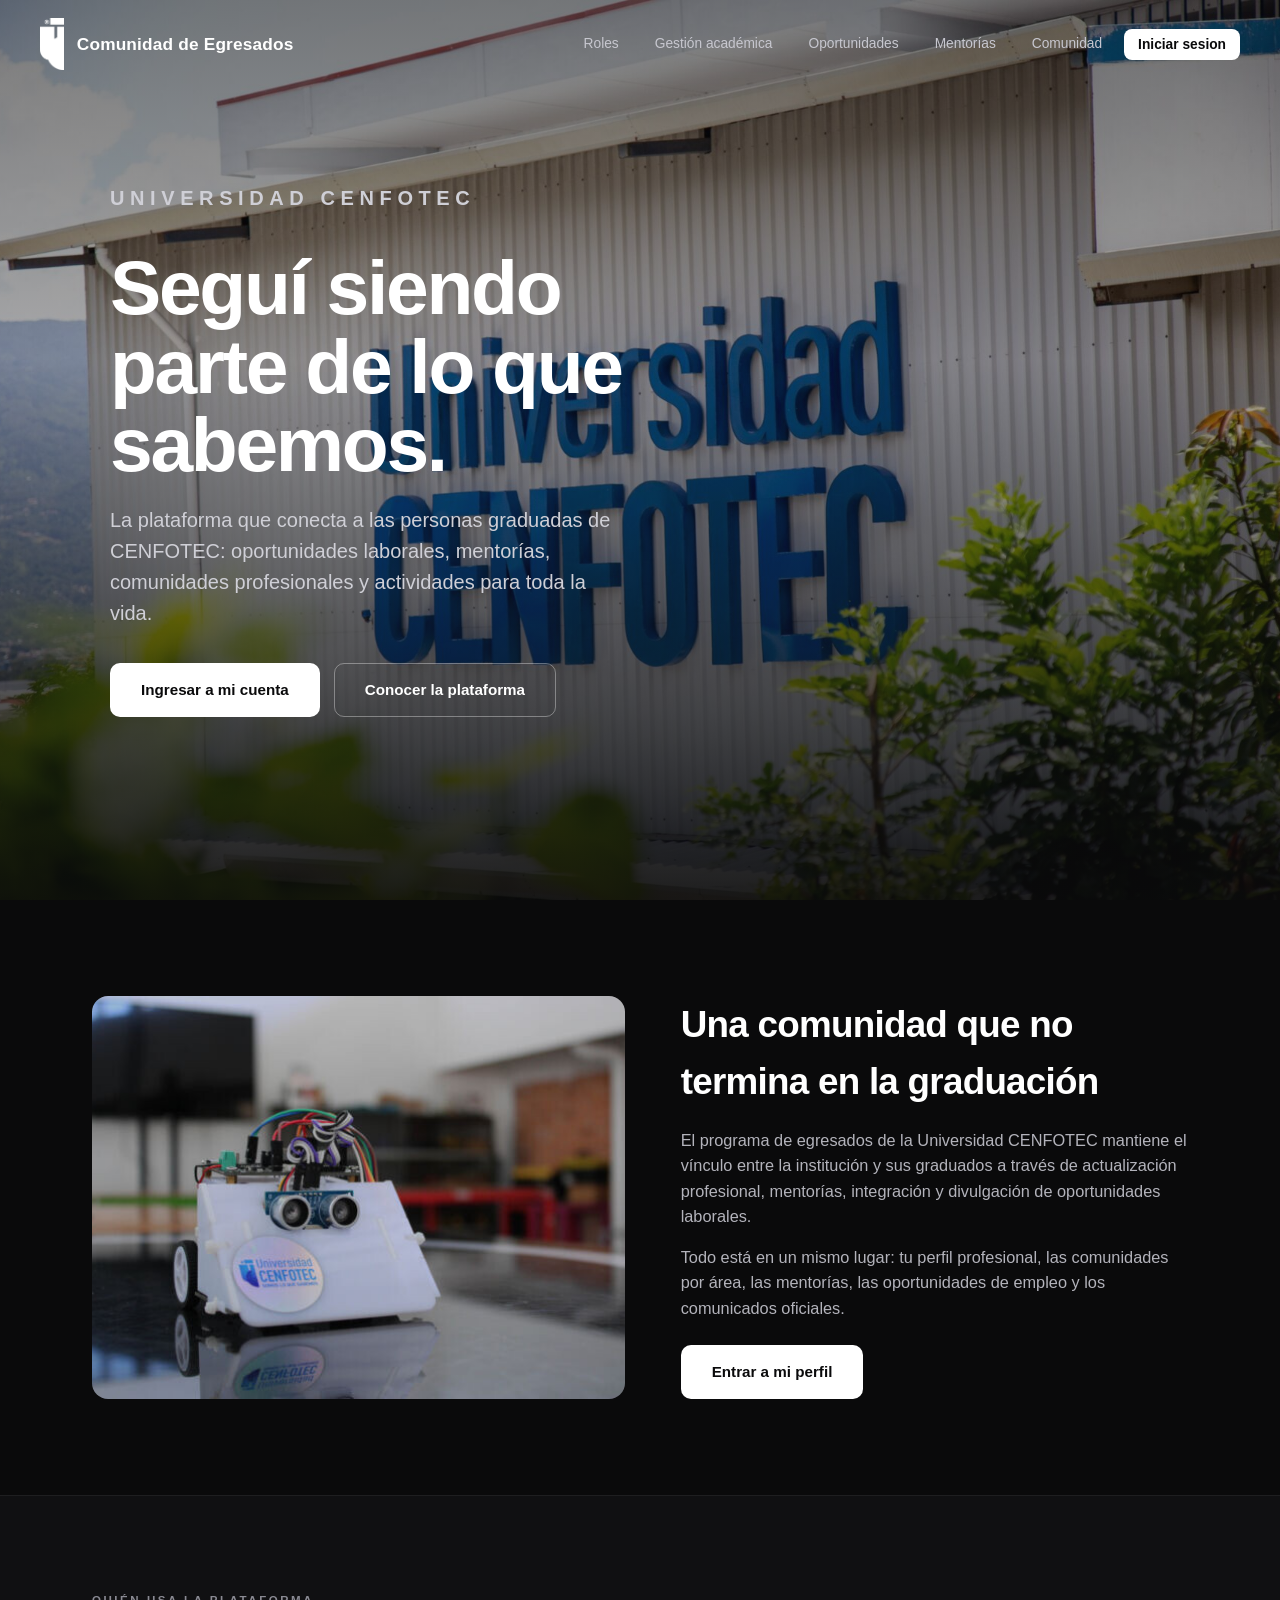
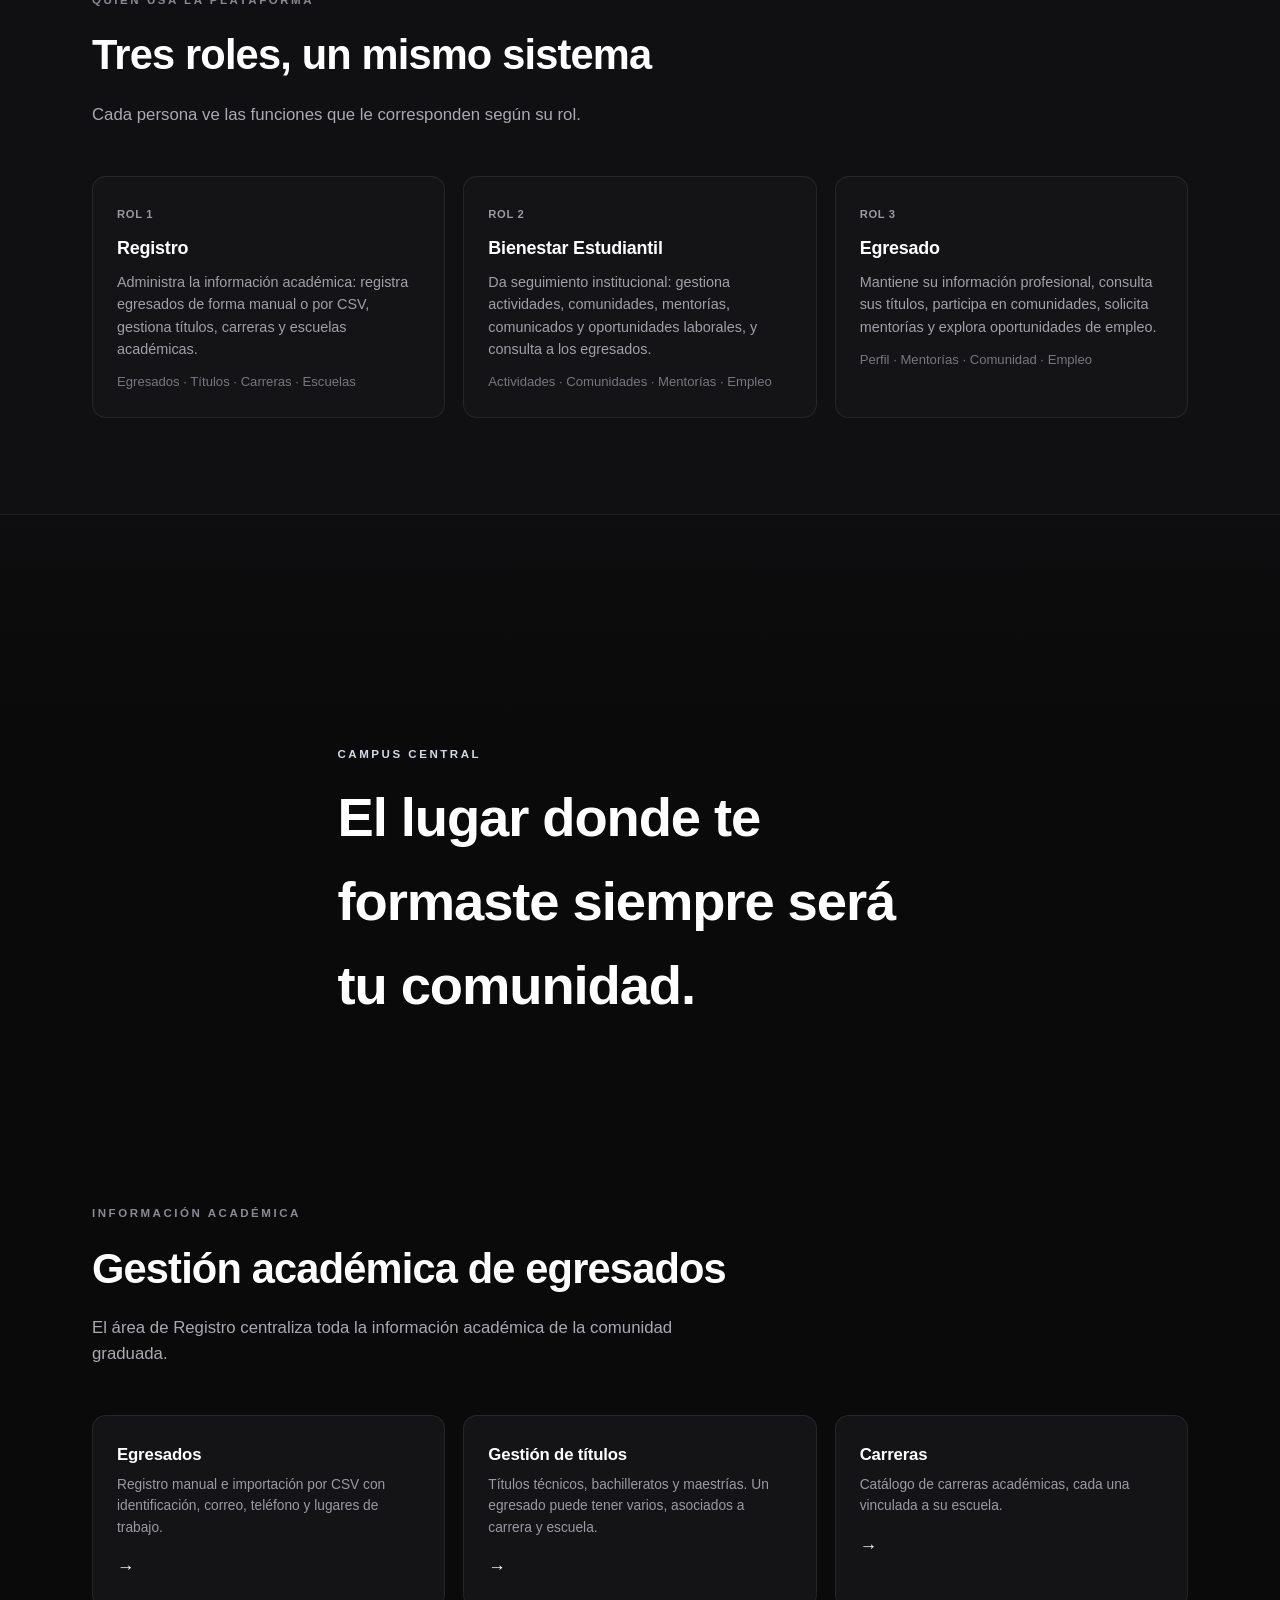
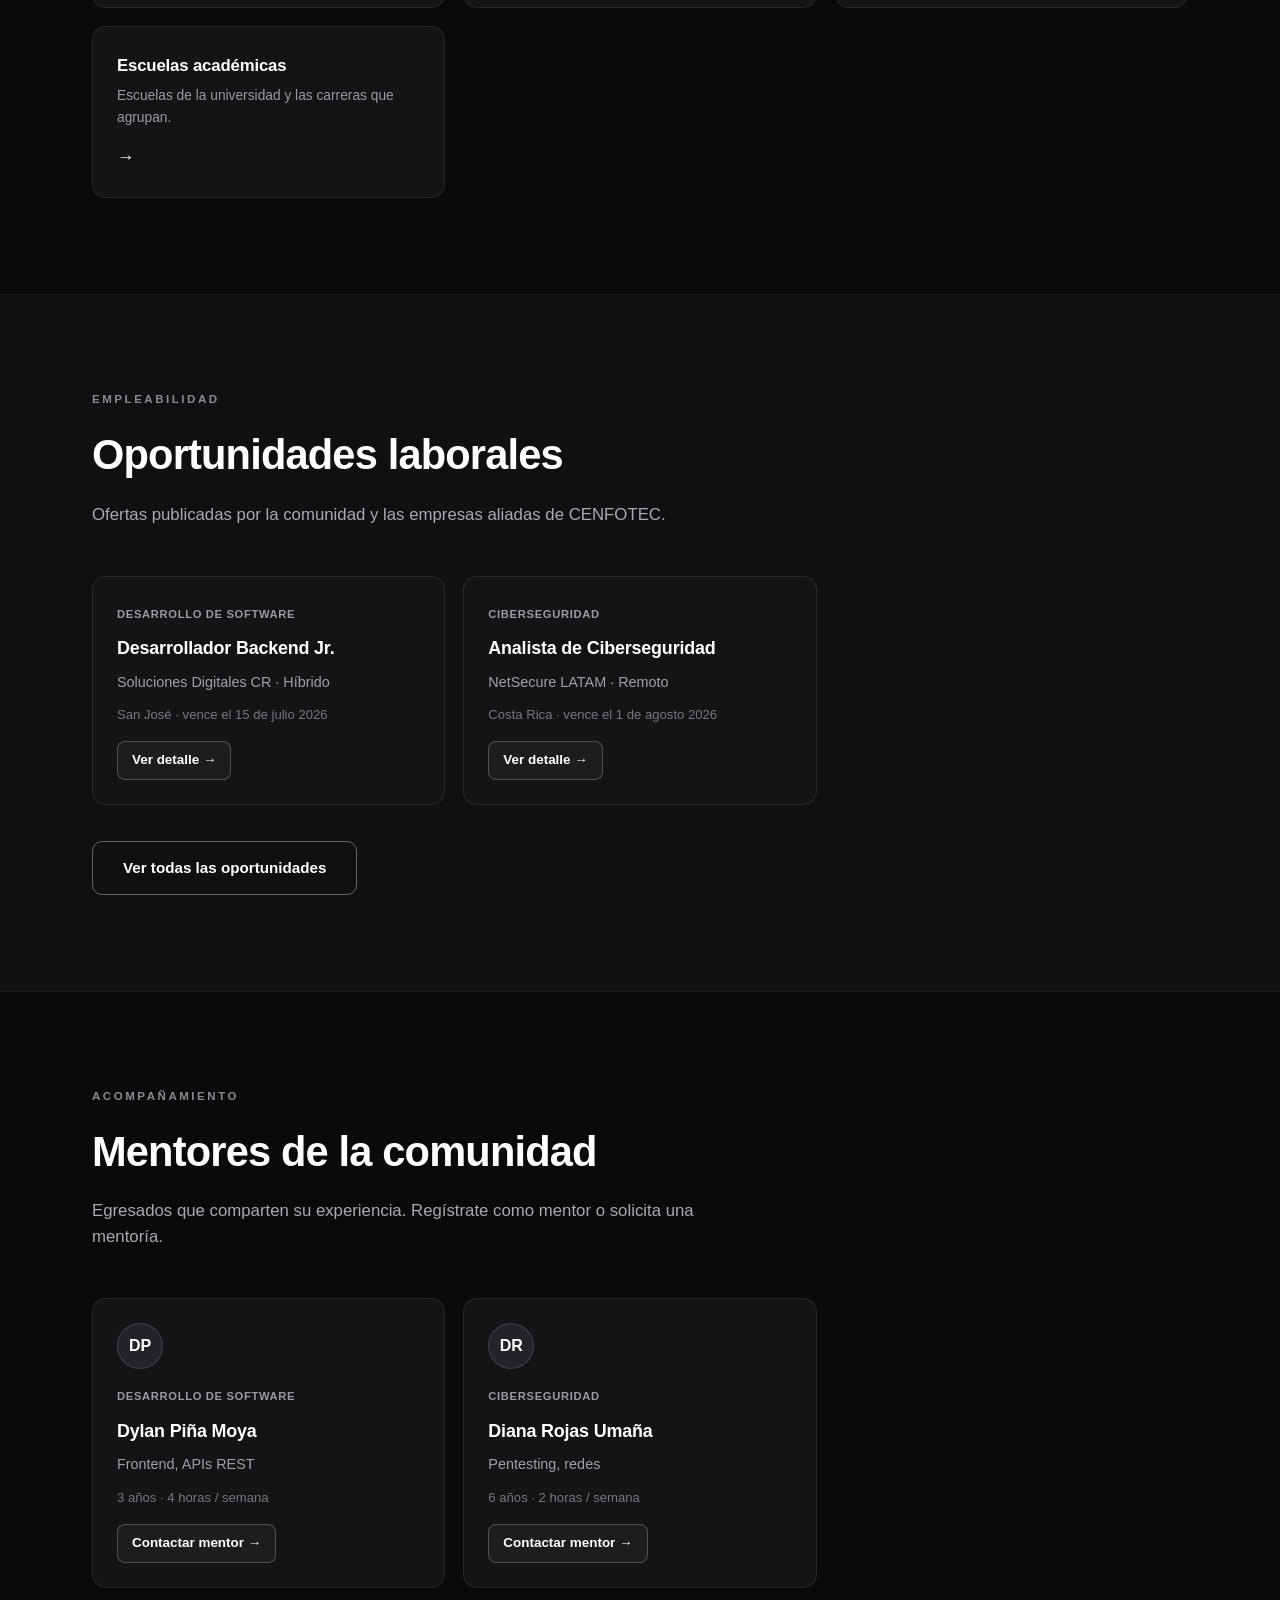
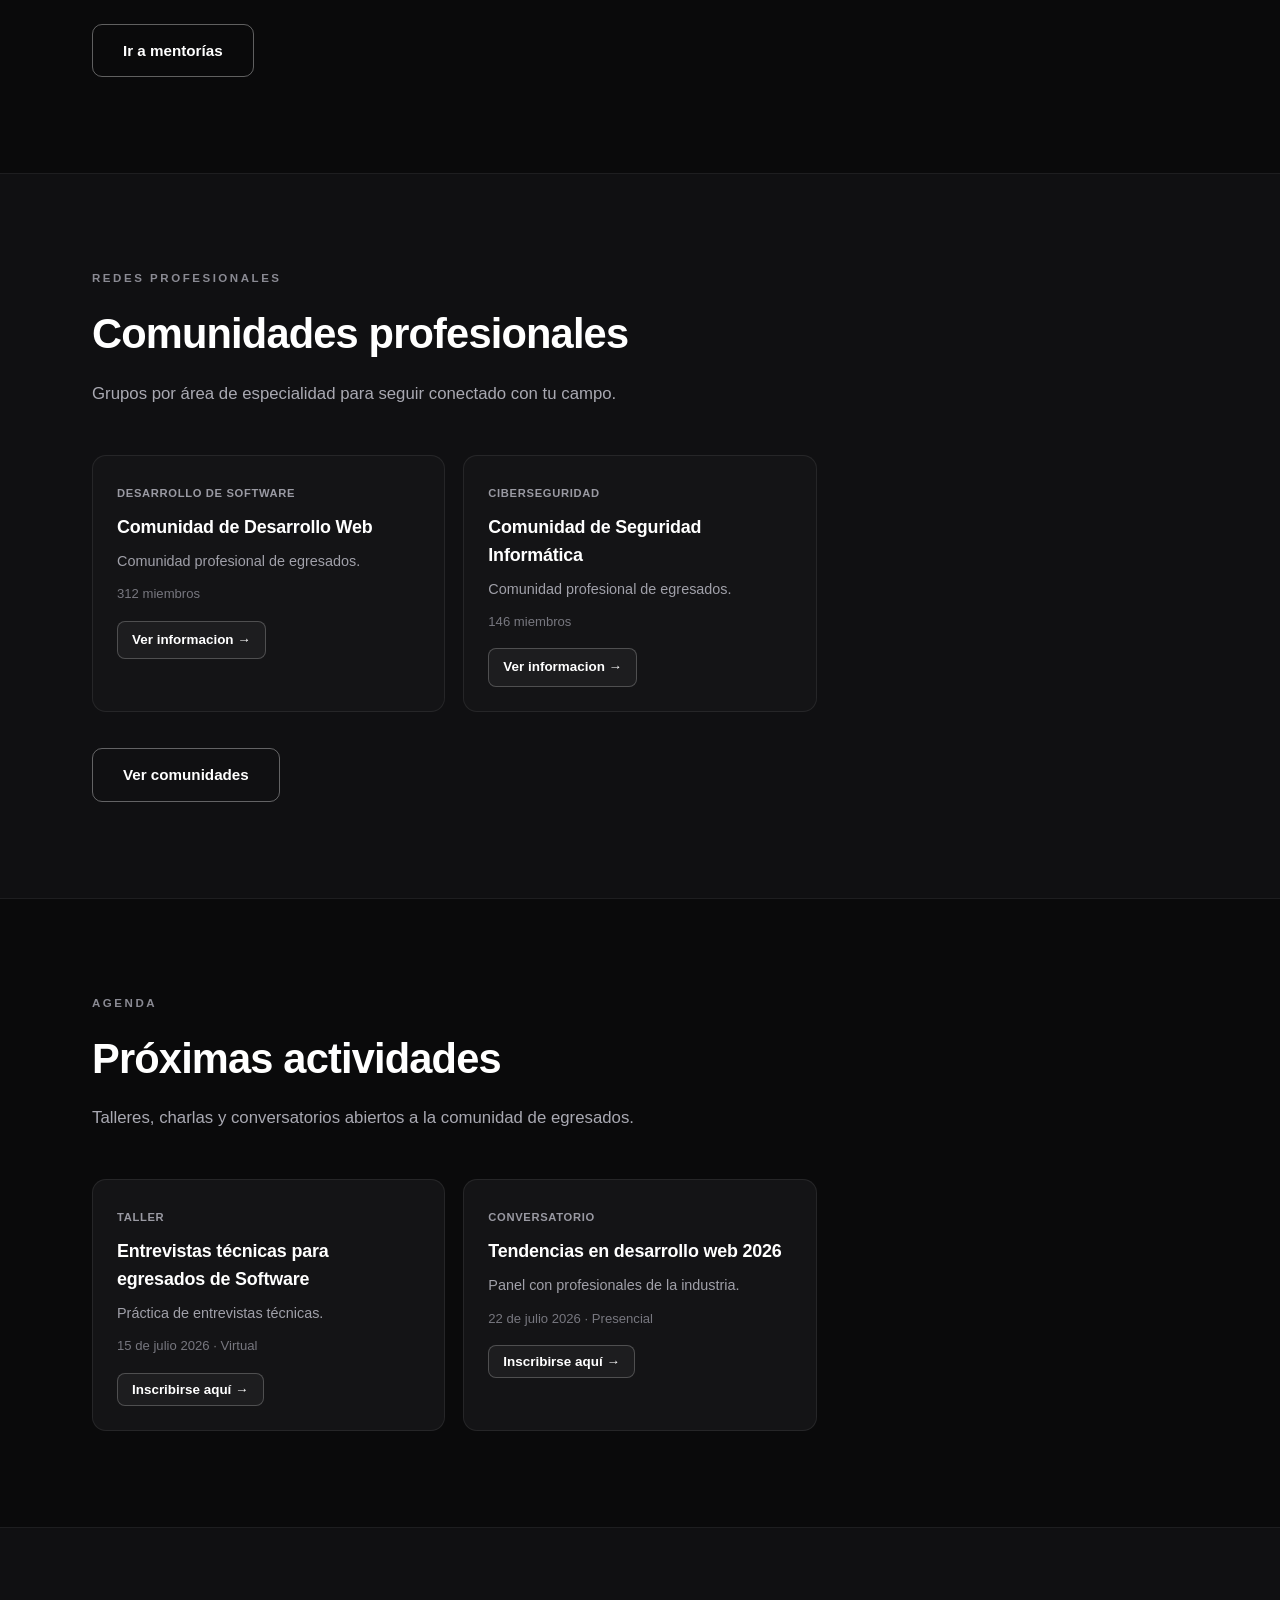
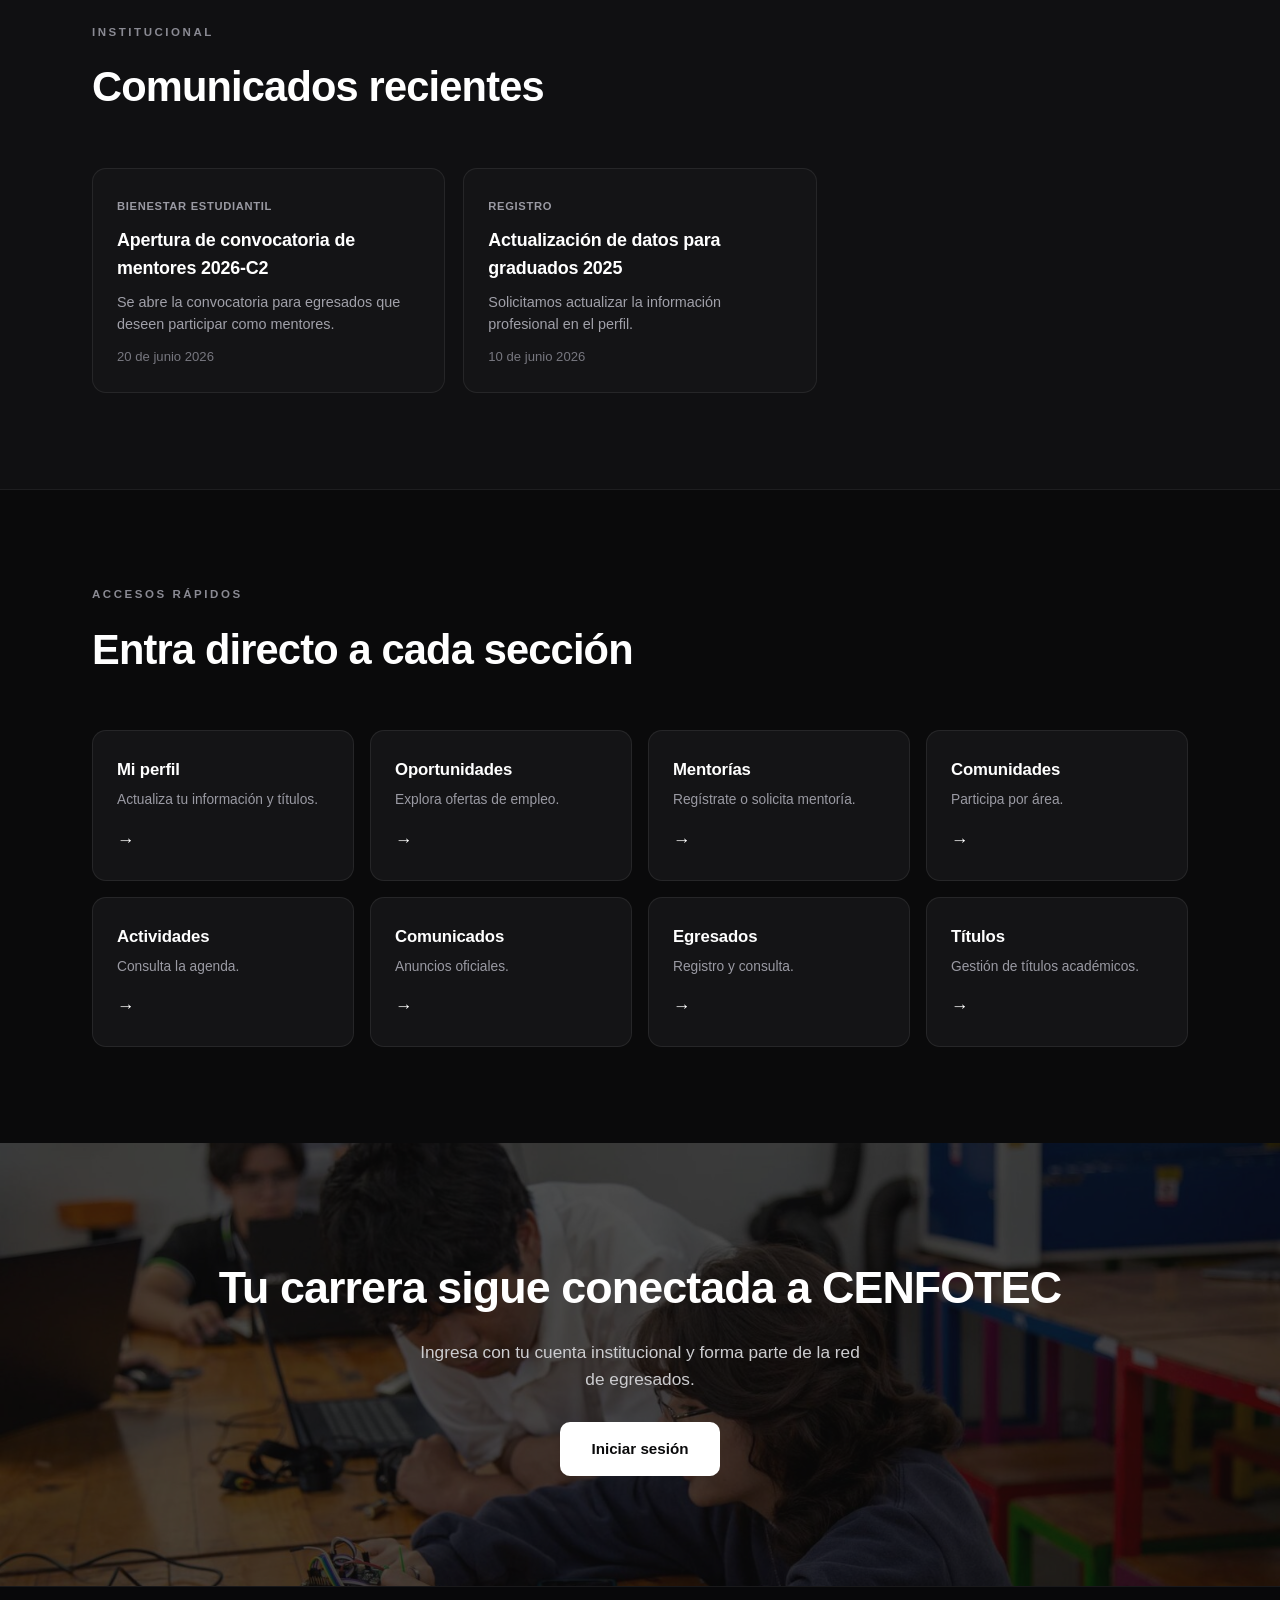
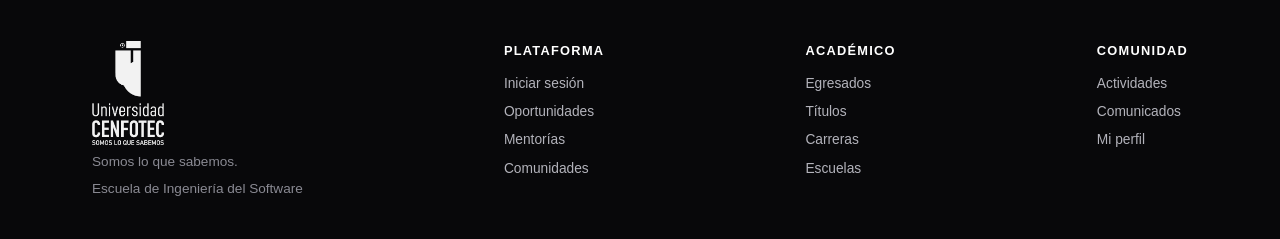
<file: index.html>
<!DOCTYPE html>
<html lang="es">
<head>
  <meta charset="UTF-8">
  <meta name="viewport" content="width=device-width, initial-scale=1.0">
  <title>Comunidad de Egresados - Universidad CENFOTEC</title>
  <link rel="stylesheet" href="css/styles.css">
</head>
<body class="landing">

  <header class="lp-header" id="lp-header">
    <a href="index.html" class="lp-logo">
      <img src="assets/img/logo-emblema-blanco.png" alt="Universidad CENFOTEC">
      <span class="lp-marca">Comunidad de Egresados</span>
    </a>
    <nav class="lp-nav">
      <a href="#roles" class="lp-solo-desktop">Roles</a>
      <a href="#academico" class="lp-solo-desktop">Gestión académica</a>
      <a href="#oportunidades" class="lp-solo-desktop">Oportunidades</a>
      <a href="#mentorias" class="lp-solo-desktop">Mentorías</a>
      <a href="#comunidad" class="lp-solo-desktop">Comunidad</a>
      <span id="lp-nav-sesion"></span>
    </nav>
  </header>

  <!-- HERO -->
  <section class="lp-hero" style="background-image:url('assets/img/campus-edificio.jpg')">
    <div class="lp-hero-inner">
      <p class="lp-eyebrow">Universidad CENFOTEC</p>
      <h1>Seguí siendo parte de lo que sabemos.</h1>
      <p>La plataforma que conecta a las personas graduadas de CENFOTEC: oportunidades laborales, mentorías, comunidades profesionales y actividades para toda la vida.</p>
      <div class="lp-acciones">
        <a href="login.html" class="lp-btn lp-btn-claro">Ingresar a mi cuenta</a>
        <a href="#academico" class="lp-btn lp-btn-linea">Conocer la plataforma</a>
      </div>
    </div>
  </section>

  <!-- PROGRAMA (split imagen + texto) -->
  <section class="lp-seccion" id="programa">
    <div class="contenedor">
      <div class="lp-split">
        <img src="assets/img/robot-cenfotec.jpg" alt="Proyecto robotico de estudiantes de CENFOTEC">
        <div>
          <h2>Una comunidad que no termina en la graduación</h2>
          <p>El programa de egresados de la Universidad CENFOTEC mantiene el vínculo entre la institución y sus graduados a través de actualización profesional, mentorías, integración y divulgación de oportunidades laborales.</p>
          <p>Todo está en un mismo lugar: tu perfil profesional, las comunidades por área, las mentorías, las oportunidades de empleo y los comunicados oficiales.</p>
          <div class="lp-acciones" style="margin-top:24px">
            <a href="login.html" class="lp-btn lp-btn-claro">Entrar a mi perfil</a>
          </div>
        </div>
      </div>
    </div>
  </section>

  <!-- ROLES -->
  <section class="lp-seccion lp-alt" id="roles">
    <div class="contenedor">
      <div class="lp-seccion-titulo">
        <p class="lp-kicker">Quién usa la plataforma</p>
        <h2>Tres roles, un mismo sistema</h2>
        <p>Cada persona ve las funciones que le corresponden según su rol.</p>
      </div>
      <div class="lp-grid">
        <div class="lp-card">
          <span class="lp-tag">Rol 1</span>
          <h3>Registro</h3>
          <p>Administra la información académica: registra egresados de forma manual o por CSV, gestiona títulos, carreras y escuelas académicas.</p>
          <div class="lp-meta">Egresados &middot; Títulos &middot; Carreras &middot; Escuelas</div>
        </div>
        <div class="lp-card">
          <span class="lp-tag">Rol 2</span>
          <h3>Bienestar Estudiantil</h3>
          <p>Da seguimiento institucional: gestiona actividades, comunidades, mentorías, comunicados y oportunidades laborales, y consulta a los egresados.</p>
          <div class="lp-meta">Actividades &middot; Comunidades &middot; Mentorías &middot; Empleo</div>
        </div>
        <div class="lp-card">
          <span class="lp-tag">Rol 3</span>
          <h3>Egresado</h3>
          <p>Mantiene su información profesional, consulta sus títulos, participa en comunidades, solicita mentorías y explora oportunidades de empleo.</p>
          <div class="lp-meta">Perfil &middot; Mentorías &middot; Comunidad &middot; Empleo</div>
        </div>
      </div>
    </div>
  </section>

  <!-- BANNER CINEMATOGRAFICO (parallax) -->
  <section class="lp-banner" style="background-image:url('assets/img/campus-student-center.jpg')">
    <div class="contenedor">
      <p class="lp-kicker">Campus Central</p>
      <h2>El lugar donde te formaste siempre será tu comunidad.</h2>
    </div>
  </section>

  <!-- GESTION ACADEMICA -->
  <section class="lp-seccion" id="academico">
    <div class="contenedor">
      <div class="lp-seccion-titulo">
        <p class="lp-kicker">Información académica</p>
        <h2>Gestión académica de egresados</h2>
        <p>El área de Registro centraliza toda la información académica de la comunidad graduada.</p>
      </div>
      <div class="lp-grid">
        <a href="egresados.html" class="lp-tile">
          <h3>Egresados</h3>
          <p>Registro manual e importación por CSV con identificación, correo, teléfono y lugares de trabajo.</p>
          <div class="lp-flecha">&rarr;</div>
        </a>
        <a href="titulos.html" class="lp-tile">
          <h3>Gestión de títulos</h3>
          <p>Títulos técnicos, bachilleratos y maestrías. Un egresado puede tener varios, asociados a carrera y escuela.</p>
          <div class="lp-flecha">&rarr;</div>
        </a>
        <a href="carreras.html" class="lp-tile">
          <h3>Carreras</h3>
          <p>Catálogo de carreras académicas, cada una vinculada a su escuela.</p>
          <div class="lp-flecha">&rarr;</div>
        </a>
        <a href="escuelas.html" class="lp-tile">
          <h3>Escuelas académicas</h3>
          <p>Escuelas de la universidad y las carreras que agrupan.</p>
          <div class="lp-flecha">&rarr;</div>
        </a>
      </div>
    </div>
  </section>

  <!-- OPORTUNIDADES LABORALES (dinamico) -->
  <section class="lp-seccion lp-alt" id="oportunidades">
    <div class="contenedor">
      <div class="lp-seccion-titulo">
        <p class="lp-kicker">Empleabilidad</p>
        <h2>Oportunidades laborales</h2>
        <p>Ofertas publicadas por la comunidad y las empresas aliadas de CENFOTEC.</p>
      </div>
      <div class="lp-grid" id="lp-oportunidades"></div>
      <div class="lp-acciones" style="margin-top:36px">
        <a href="oportunidades.html" class="lp-btn lp-btn-linea">Ver todas las oportunidades</a>
      </div>
    </div>
  </section>

  <!-- MENTORIAS: mentores (dinamico) -->
  <section class="lp-seccion" id="mentorias">
    <div class="contenedor">
      <div class="lp-seccion-titulo">
        <p class="lp-kicker">Acompañamiento</p>
        <h2>Mentores de la comunidad</h2>
        <p>Egresados que comparten su experiencia. Regístrate como mentor o solicita una mentoría.</p>
      </div>
      <div class="lp-grid" id="lp-mentores"></div>
      <div class="lp-acciones" style="margin-top:36px">
        <a href="mentorias.html" class="lp-btn lp-btn-linea">Ir a mentorías</a>
      </div>
    </div>
  </section>

  <!-- COMUNIDADES (dinamico) -->
  <section class="lp-seccion lp-alt" id="comunidad">
    <div class="contenedor">
      <div class="lp-seccion-titulo">
        <p class="lp-kicker">Redes profesionales</p>
        <h2>Comunidades profesionales</h2>
        <p>Grupos por área de especialidad para seguir conectado con tu campo.</p>
      </div>
      <div class="lp-grid" id="lp-comunidades"></div>
      <div class="lp-acciones" style="margin-top:36px">
        <a href="comunidades.html" class="lp-btn lp-btn-linea">Ver comunidades</a>
      </div>
    </div>
  </section>

  <!-- ACTIVIDADES (dinamico) -->
  <section class="lp-seccion" id="actividades">
    <div class="contenedor">
      <div class="lp-seccion-titulo">
        <p class="lp-kicker">Agenda</p>
        <h2>Próximas actividades</h2>
        <p>Talleres, charlas y conversatorios abiertos a la comunidad de egresados.</p>
      </div>
      <div class="lp-grid" id="lp-actividades"></div>
    </div>
  </section>

  <!-- COMUNICADOS (dinamico) -->
  <section class="lp-seccion lp-alt" id="comunicados">
    <div class="contenedor">
      <div class="lp-seccion-titulo">
        <p class="lp-kicker">Institucional</p>
        <h2>Comunicados recientes</h2>
      </div>
      <div class="lp-grid" id="lp-comunicados"></div>
    </div>
  </section>

  <!-- ACCESOS RAPIDOS -->
  <section class="lp-seccion" id="accesos">
    <div class="contenedor">
      <div class="lp-seccion-titulo">
        <p class="lp-kicker">Accesos rápidos</p>
        <h2>Entra directo a cada sección</h2>
      </div>
      <div class="lp-tiles">
        <a href="perfil.html" class="lp-tile"><h3>Mi perfil</h3><p>Actualiza tu información y títulos.</p><div class="lp-flecha">&rarr;</div></a>
        <a href="oportunidades.html" class="lp-tile"><h3>Oportunidades</h3><p>Explora ofertas de empleo.</p><div class="lp-flecha">&rarr;</div></a>
        <a href="mentorias.html" class="lp-tile"><h3>Mentorías</h3><p>Regístrate o solicita mentoría.</p><div class="lp-flecha">&rarr;</div></a>
        <a href="comunidades.html" class="lp-tile"><h3>Comunidades</h3><p>Participa por área.</p><div class="lp-flecha">&rarr;</div></a>
        <a href="actividades.html" class="lp-tile"><h3>Actividades</h3><p>Consulta la agenda.</p><div class="lp-flecha">&rarr;</div></a>
        <a href="comunicados.html" class="lp-tile"><h3>Comunicados</h3><p>Anuncios oficiales.</p><div class="lp-flecha">&rarr;</div></a>
        <a href="egresados.html" class="lp-tile"><h3>Egresados</h3><p>Registro y consulta.</p><div class="lp-flecha">&rarr;</div></a>
        <a href="titulos.html" class="lp-tile"><h3>Títulos</h3><p>Gestión de títulos académicos.</p><div class="lp-flecha">&rarr;</div></a>
      </div>
    </div>
  </section>

  <!-- CTA FINAL -->
  <section class="lp-cta-franja" style="background-image:url('assets/img/laboratorio.jpg')">
    <div class="contenedor">
      <h2>Tu carrera sigue conectada a CENFOTEC</h2>
      <p>Ingresa con tu cuenta institucional y forma parte de la red de egresados.</p>
      <div class="lp-acciones" style="justify-content:center">
        <a href="login.html" class="lp-btn lp-btn-claro">Iniciar sesión</a>
      </div>
    </div>
  </section>

  <!-- FOOTER -->
  <footer class="lp-footer">
    <div class="contenedor">
      <div class="lp-fcol">
        <img src="assets/img/logo-mono-blanco.png" alt="Universidad CENFOTEC">
        <p>Somos lo que sabemos.</p>
        <p>Escuela de Ingeniería del Software</p>
      </div>
      <div class="lp-fcol lp-links">
        <h4>Plataforma</h4>
        <a href="login.html">Iniciar sesión</a>
        <a href="oportunidades.html">Oportunidades</a>
        <a href="mentorias.html">Mentorías</a>
        <a href="comunidades.html">Comunidades</a>
      </div>
      <div class="lp-fcol lp-links">
        <h4>Académico</h4>
        <a href="egresados.html">Egresados</a>
        <a href="titulos.html">Títulos</a>
        <a href="carreras.html">Carreras</a>
        <a href="escuelas.html">Escuelas</a>
      </div>
      <div class="lp-fcol lp-links">
        <h4>Comunidad</h4>
        <a href="actividades.html">Actividades</a>
        <a href="comunicados.html">Comunicados</a>
        <a href="perfil.html">Mi perfil</a>
      </div>
    </div>
  </footer>

  <script src="js/almacenamiento.js"></script>
  <script src="js/datos-iniciales.js"></script>
  <script src="js/sesion.js"></script>
  <script src="js/pagina-landing.js"></script>
</body>
</html>
</file>
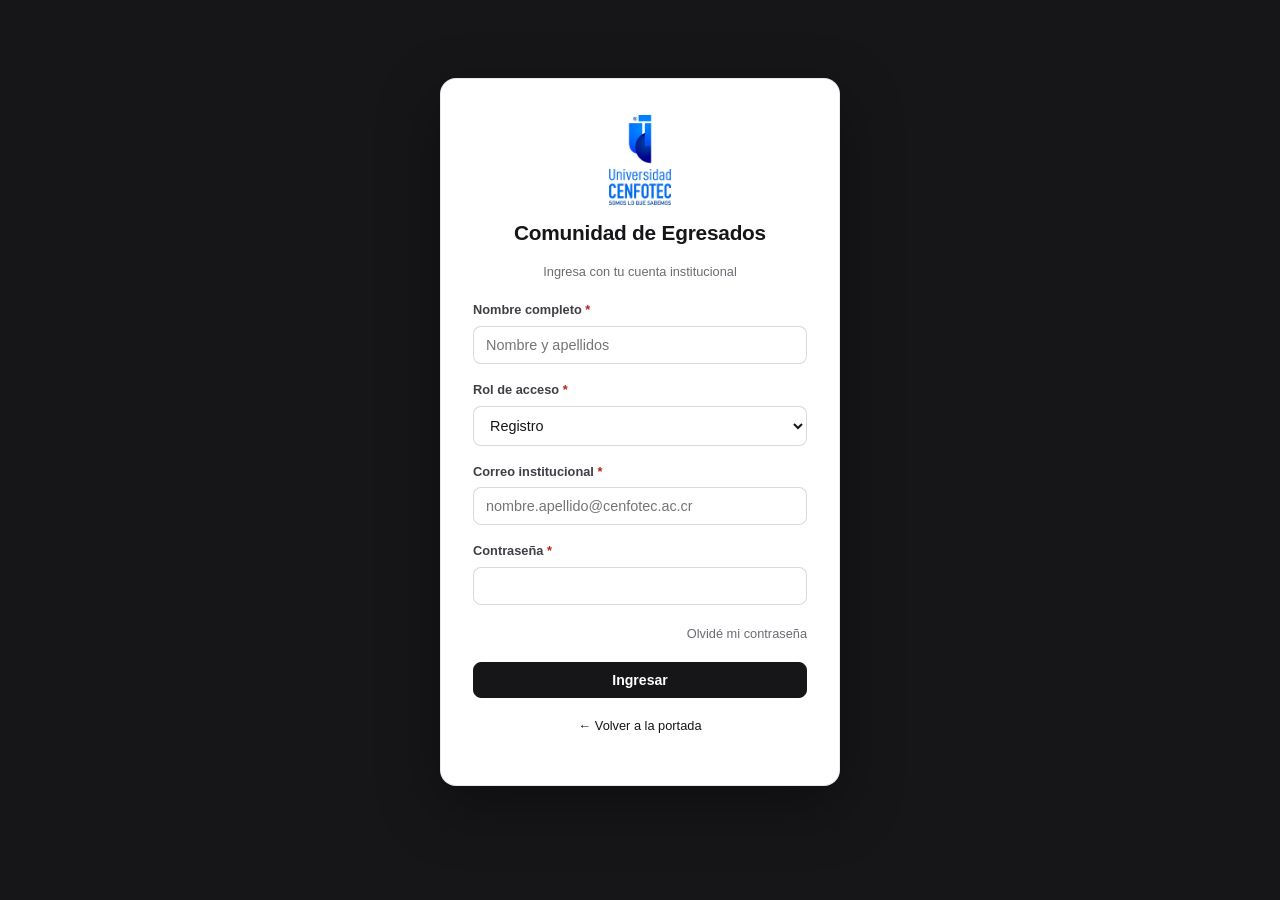
<file: actividades.html>
<!DOCTYPE html>
<html lang="es">
<head>
  <meta charset="UTF-8">
  <meta name="viewport" content="width=device-width, initial-scale=1.0">
  <title>Gestión de actividades - Comunidad de Egresados CENFOTEC</title>
  <link rel="stylesheet" href="css/styles.css">
</head>
<body>
  <div class="app">

    <aside class="menu-lateral" id="barra-lateral"></aside>

    <main class="contenido">
      <div class="barra-superior">
        <div>
          <p class="miga">Inicio / Actividades</p>
          <h1>Gestión de actividades</h1>
        </div>
        <div class="usuario">
          <strong data-usuario-nombre>Julia Castro</strong><br>
          <span class="texto-ayuda" data-usuario-rol>Bienestar Estudiantil</span>
        </div>
      </div>

      <div id="aviso-actividad" class="aviso"></div>

      <div class="panel solo-admin">
        <h2>Nueva actividad</h2>
        <form action="#" method="post" id="form-actividad" novalidate>
          <div class="fila-formulario">
            <div class="campo">
              <label for="titulo">Título <span class="obligatorio">*</span></label>
              <input type="text" id="titulo" placeholder="Ej. Taller de entrevistas técnicas">
            </div>
          </div>
          <div class="fila-formulario">
            <div class="campo">
              <label for="tipo">Tipo <span class="obligatorio">*</span></label>
              <select id="tipo">
                <option>Charla</option>
                <option>Taller</option>
                <option>Conversatorio</option>
                <option>Mentoría grupal</option>
                <option>Actividad de extensión</option>
              </select>
            </div>
            <div class="campo">
              <label for="modalidad">Modalidad <span class="obligatorio">*</span></label>
              <select id="modalidad">
                <option>Presencial</option>
                <option>Virtual</option>
                <option>Híbrida</option>
              </select>
            </div>
          </div>
          <div class="fila-formulario">
            <div class="campo">
              <label for="fecha">Fecha <span class="obligatorio">*</span></label>
              <input type="date" id="fecha">
            </div>
            <div class="campo">
              <label for="lugar">Lugar o enlace</label>
              <input type="text" id="lugar" placeholder="Auditorio CENFOTEC / enlace virtual">
            </div>
          </div>
          <div class="fila-formulario">
            <div class="campo">
              <label for="desc">Descripción</label>
              <textarea id="desc" placeholder="Detalle de la actividad"></textarea>
            </div>
          </div>
          <div class="acciones-formulario">
            <button type="button" class="boton boton-secundario">Limpiar</button>
            <button type="submit" class="boton">Publicar actividad</button>
          </div>
        </form>
      </div>

      <div class="panel">
        <h2>Actividades programadas</h2>
        <form class="filtros" action="#" method="get" id="filtros-actividades">
          <div class="campo">
            <label for="f-modalidad">Modalidad</label>
            <select id="f-modalidad">
              <option>Todas</option>
              <option>Presencial</option>
              <option>Virtual</option>
              <option>Híbrida</option>
            </select>
          </div>
          <div class="campo">
            <label for="f-estado">Estado</label>
            <select id="f-estado">
              <option>Todos</option>
              <option>Programada</option>
              <option>En curso</option>
              <option>Finalizada</option>
            </select>
          </div>
          <button type="submit" class="boton">Filtrar</button>
        </form>

        <table>
          <thead>
            <tr>
              <th>Actividad</th>
              <th>Tipo</th>
              <th>Fecha</th>
              <th>Modalidad</th>
              <th>Estado</th>
              <th>Acciones</th>
            </tr>
          </thead>
          <tbody id="tabla-actividades"></tbody>
        </table>
      </div>

    </main>
  </div>

  <script src="js/almacenamiento.js"></script>
  <script src="js/validaciones.js"></script>
  <script src="js/datos-iniciales.js"></script>
  <script src="js/sesion.js"></script>
  <script src="js/navegacion.js"></script>
  <script src="js/pagina-actividades.js"></script>
</body>
</html>
</file>
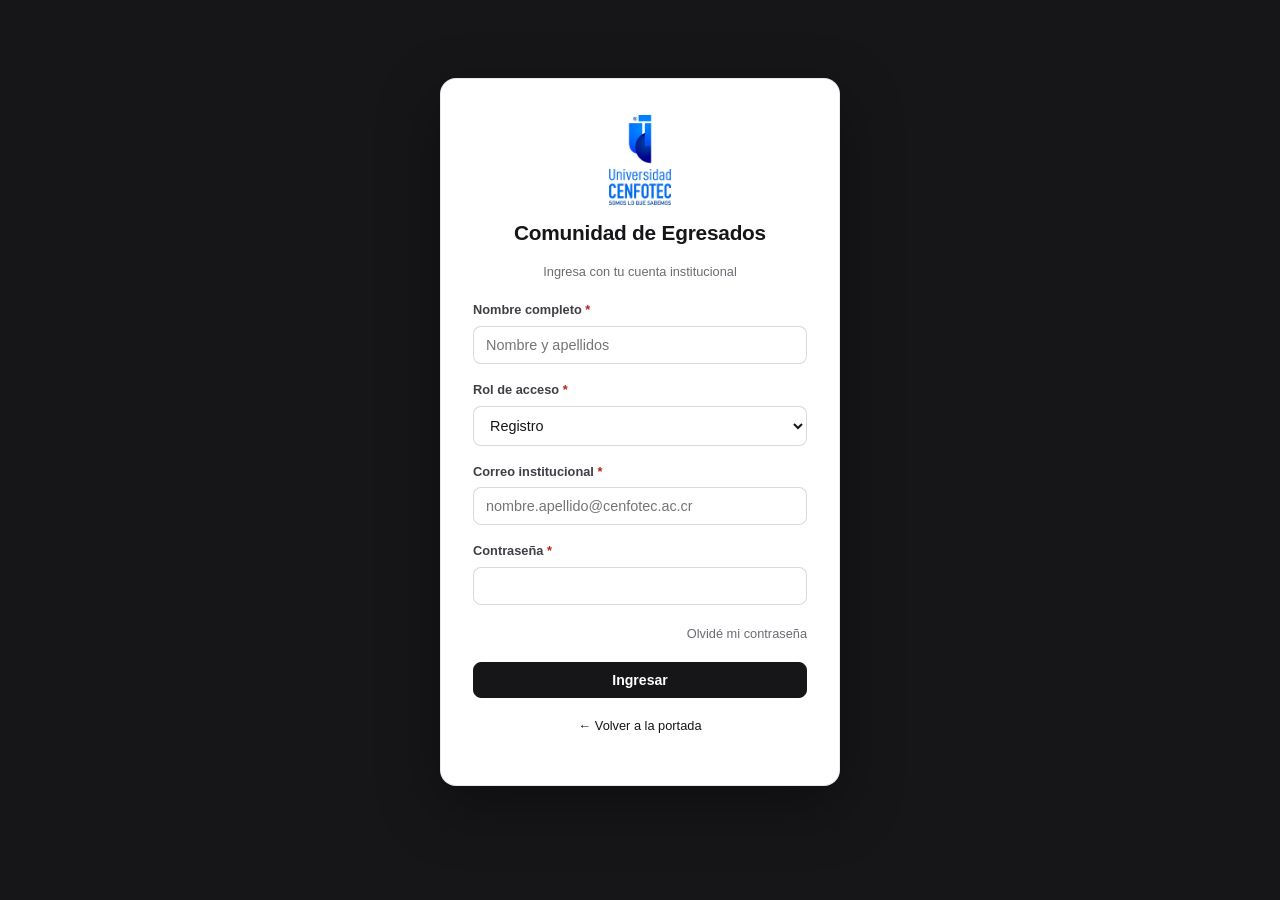
<file: carreras.html>
<!DOCTYPE html>
<html lang="es">
<head>
  <meta charset="UTF-8">
  <meta name="viewport" content="width=device-width, initial-scale=1.0">
  <title>Gestión de carreras - Comunidad de Egresados CENFOTEC</title>
  <link rel="stylesheet" href="css/styles.css">
</head>
<body>
  <div class="app">

    <aside class="menu-lateral" id="barra-lateral"></aside>

    <main class="contenido">
      <div class="barra-superior">
        <div>
          <p class="miga">Inicio / Carreras</p>
          <h1>Gestión de carreras</h1>
        </div>
        <div class="usuario">
          <strong data-usuario-nombre>María Alvarado</strong><br>
          <span class="texto-ayuda" data-usuario-rol>Registro</span>
        </div>
      </div>

      <div id="aviso-carrera" class="aviso"></div>

      <div class="panel solo-admin">
        <h2>Nueva carrera</h2>
        <form action="#" method="post" id="form-carrera" novalidate>
          <div class="fila-formulario">
            <div class="campo">
              <label for="nombre">Nombre de la carrera <span class="obligatorio">*</span></label>
              <input type="text" id="nombre" placeholder="Ej. Ingeniería del Software">
            </div>
            <div class="campo">
              <label for="escuela">Escuela académica <span class="obligatorio">*</span></label>
              <select id="escuela"></select>
            </div>
          </div>
          <div class="fila-formulario">
            <div class="campo">
              <label for="desc">Descripción</label>
              <textarea id="desc" placeholder="Descripción breve (opcional)"></textarea>
            </div>
          </div>
          <div class="acciones-formulario">
            <button type="button" class="boton boton-secundario">Limpiar</button>
            <button type="submit" class="boton">Guardar carrera</button>
          </div>
        </form>
      </div>

      <div class="panel">
        <h2>Carreras registradas</h2>
        <table>
          <thead>
            <tr>
              <th>Carrera</th>
              <th>Escuela académica</th>
              <th>Egresados</th>
              <th>Estado</th>
              <th>Acciones</th>
            </tr>
          </thead>
          <tbody id="tabla-carreras"></tbody>
        </table>
        <p class="texto-ayuda">La columna Egresados se calcula desde los títulos registrados.</p>
      </div>

    </main>
  </div>

  <script src="js/almacenamiento.js"></script>
  <script src="js/validaciones.js"></script>
  <script src="js/datos-iniciales.js"></script>
  <script src="js/sesion.js"></script>
  <script src="js/navegacion.js"></script>
  <script src="js/pagina-carreras.js"></script>
</body>
</html>
</file>
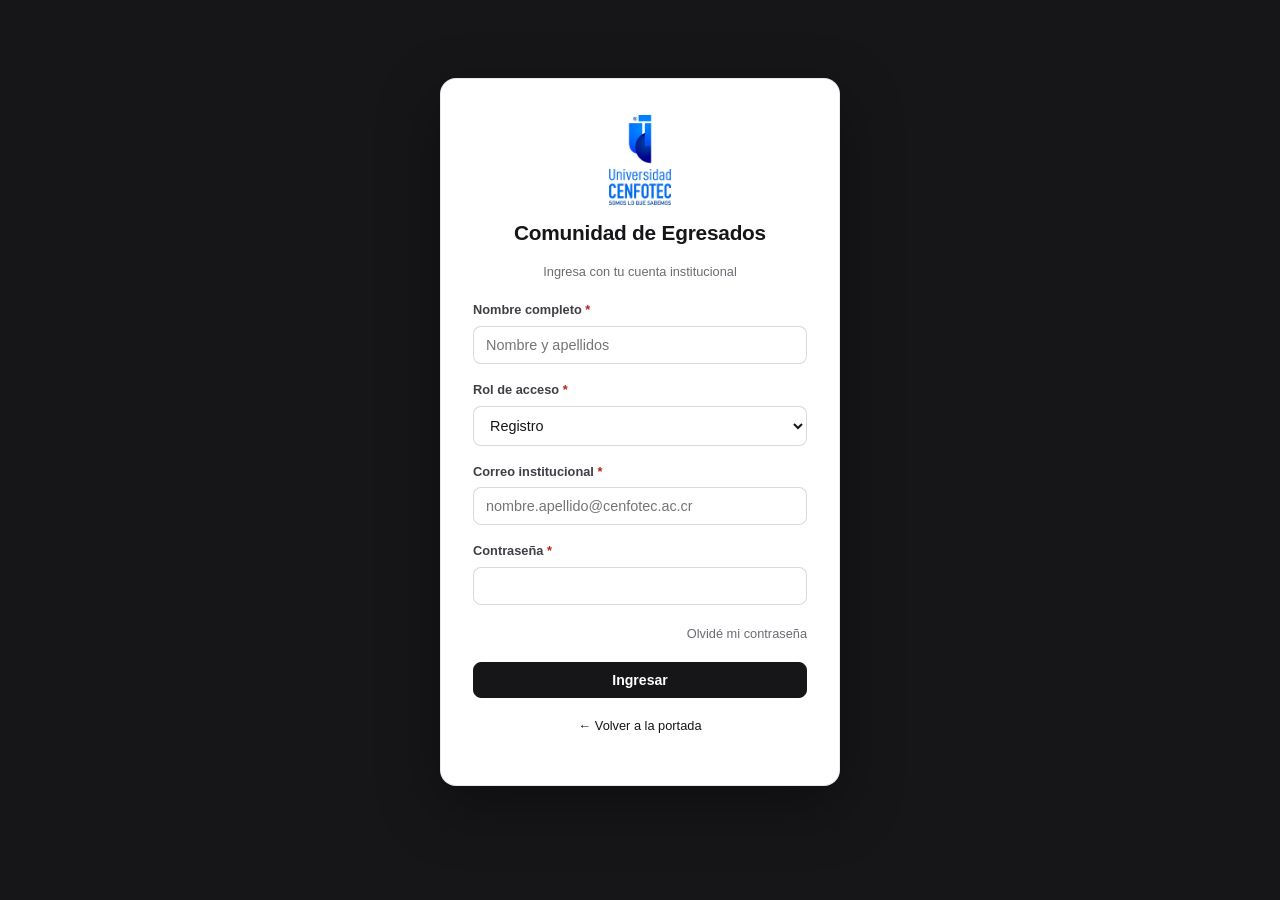
<file: comunicados.html>
<!DOCTYPE html>
<html lang="es">
<head>
  <meta charset="UTF-8">
  <meta name="viewport" content="width=device-width, initial-scale=1.0">
  <title>Gestión de comunicados - Comunidad de Egresados CENFOTEC</title>
  <link rel="stylesheet" href="css/styles.css">
</head>
<body>
  <div class="app">

    <aside class="menu-lateral" id="barra-lateral"></aside>

    <main class="contenido">
      <div class="barra-superior">
        <div>
          <p class="miga">Inicio / Comunicados</p>
          <h1>Gestión de comunicados institucionales</h1>
        </div>
        <div class="usuario">
          <strong data-usuario-nombre>Julia Castro</strong><br>
          <span class="texto-ayuda" data-usuario-rol>Bienestar Estudiantil</span>
        </div>
      </div>

      <div id="aviso-comunicado" class="aviso"></div>

      <div class="panel solo-admin">
        <h2>Nuevo comunicado</h2>
        <form action="#" method="post" id="form-comunicado" novalidate>
          <div class="fila-formulario">
            <div class="campo">
              <label for="titulo">Título <span class="obligatorio">*</span></label>
              <input type="text" id="titulo" placeholder="Ej. Apertura de convocatoria de mentores">
            </div>
          </div>
          <div class="fila-formulario">
            <div class="campo">
              <label for="categoria">Categoría <span class="obligatorio">*</span></label>
              <select id="categoria">
                <option>Institucional</option>
                <option>Registro</option>
                <option>Bienestar Estudiantil</option>
                <option>Empleabilidad</option>
              </select>
            </div>
            <div class="campo">
              <label for="audiencia">Audiencia <span class="obligatorio">*</span></label>
              <select id="audiencia">
                <option>Todos los egresados</option>
                <option>Por carrera</option>
                <option>Por escuela</option>
                <option>Mentores</option>
              </select>
            </div>
          </div>
          <div class="fila-formulario">
            <div class="campo">
              <label for="contenido">Contenido <span class="obligatorio">*</span></label>
              <textarea id="contenido" placeholder="Redacte el contenido del comunicado" style="min-height:120px;"></textarea>
            </div>
          </div>
          <div class="acciones-formulario">
            <button type="button" class="boton boton-secundario" id="btn-borrador">Guardar borrador</button>
            <button type="submit" class="boton">Publicar comunicado</button>
          </div>
        </form>
      </div>

      <div class="panel">
        <h2>Comunicados publicados</h2>
        <table>
          <thead>
            <tr>
              <th>Título</th>
              <th>Categoría</th>
              <th>Audiencia</th>
              <th>Fecha</th>
              <th>Estado</th>
              <th>Acciones</th>
            </tr>
          </thead>
          <tbody id="tabla-comunicados"></tbody>
        </table>
      </div>

    </main>
  </div>

  <script src="js/almacenamiento.js"></script>
  <script src="js/validaciones.js"></script>
  <script src="js/datos-iniciales.js"></script>
  <script src="js/sesion.js"></script>
  <script src="js/navegacion.js"></script>
  <script src="js/pagina-comunicados.js"></script>
</body>
</html>
</file>
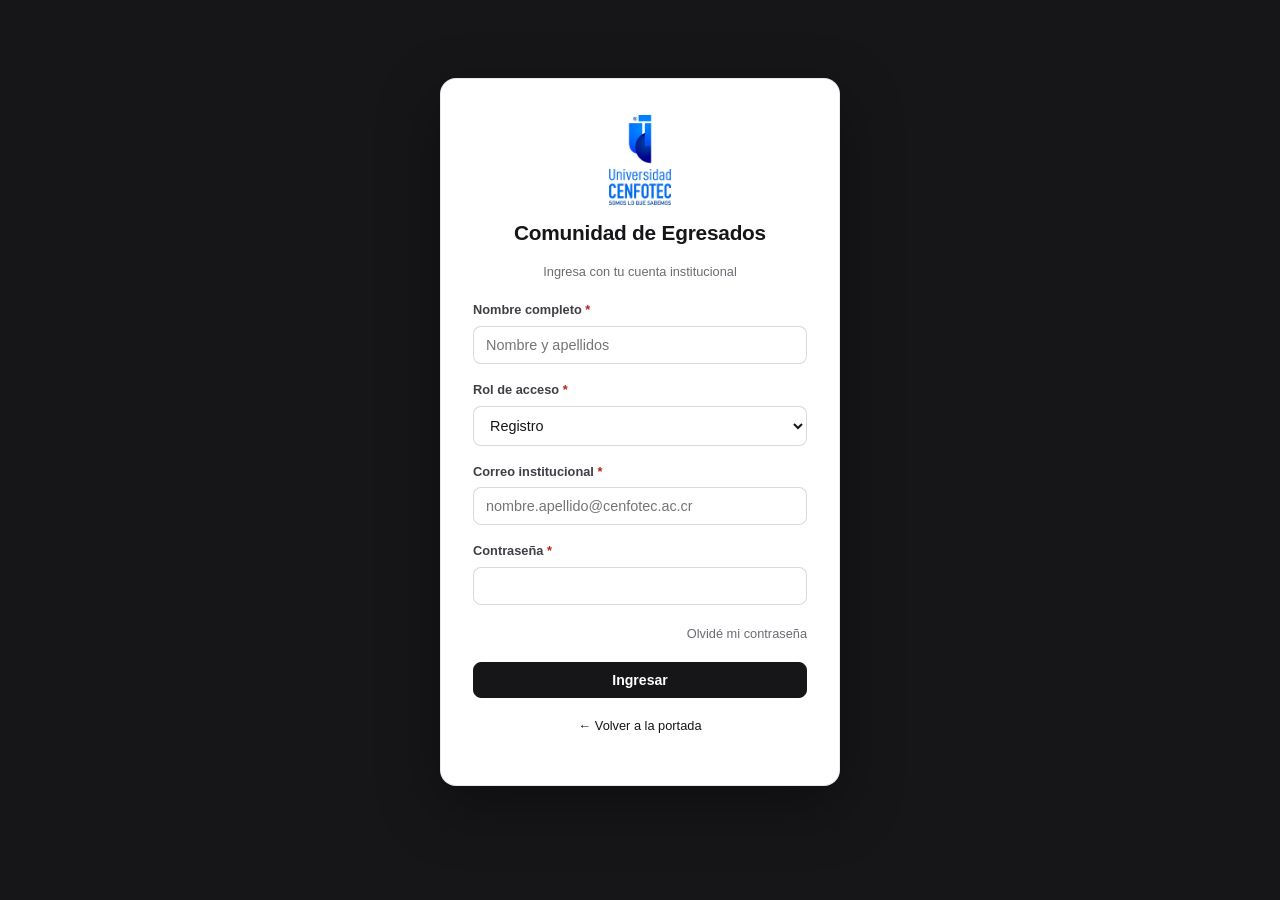
<file: comunidades.html>
<!DOCTYPE html>
<html lang="es">
<head>
  <meta charset="UTF-8">
  <meta name="viewport" content="width=device-width, initial-scale=1.0">
  <title>Gestión de comunidades - Comunidad de Egresados CENFOTEC</title>
  <link rel="stylesheet" href="css/styles.css">
</head>
<body>
  <div class="app">

    <aside class="menu-lateral" id="barra-lateral"></aside>

    <main class="contenido">
      <div class="barra-superior">
        <div>
          <p class="miga">Inicio / Comunidades profesionales</p>
          <h1>Gestión de comunidades profesionales</h1>
        </div>
        <div class="usuario">
          <strong data-usuario-nombre>Julia Castro</strong><br>
          <span class="texto-ayuda" data-usuario-rol>Bienestar Estudiantil</span>
        </div>
      </div>

      <div id="aviso-comunidad" class="aviso"></div>

      <div class="panel solo-admin">
        <h2>Nueva comunidad profesional</h2>
        <form action="#" method="post" id="form-comunidad" novalidate>
          <div class="fila-formulario">
            <div class="campo">
              <label for="nombre">Nombre de la comunidad <span class="obligatorio">*</span></label>
              <input type="text" id="nombre" placeholder="Ej. Comunidad de Desarrollo Web">
            </div>
            <div class="campo">
              <label for="area">Área profesional <span class="obligatorio">*</span></label>
              <select id="area">
                <option>Desarrollo de software</option>
                <option>Ciberseguridad</option>
                <option>Datos e IA</option>
                <option>Infraestructura y redes</option>
              </select>
            </div>
          </div>
          <div class="fila-formulario">
            <div class="campo">
              <label for="desc">Descripción</label>
              <textarea id="desc" placeholder="Propósito de la comunidad"></textarea>
            </div>
          </div>
          <div class="acciones-formulario">
            <button type="button" class="boton boton-secundario">Limpiar</button>
            <button type="submit" class="boton">Crear comunidad</button>
          </div>
        </form>
      </div>

      <div class="panel">
        <h2>Comunidades activas</h2>
        <table>
          <thead>
            <tr>
              <th>Comunidad</th>
              <th>Área</th>
              <th>Miembros</th>
              <th>Estado</th>
              <th>Acciones</th>
            </tr>
          </thead>
          <tbody id="tabla-comunidades"></tbody>
        </table>
      </div>

    </main>
  </div>

  <script src="js/almacenamiento.js"></script>
  <script src="js/validaciones.js"></script>
  <script src="js/datos-iniciales.js"></script>
  <script src="js/sesion.js"></script>
  <script src="js/navegacion.js"></script>
  <script src="js/pagina-comunidades.js"></script>
</body>
</html>
</file>
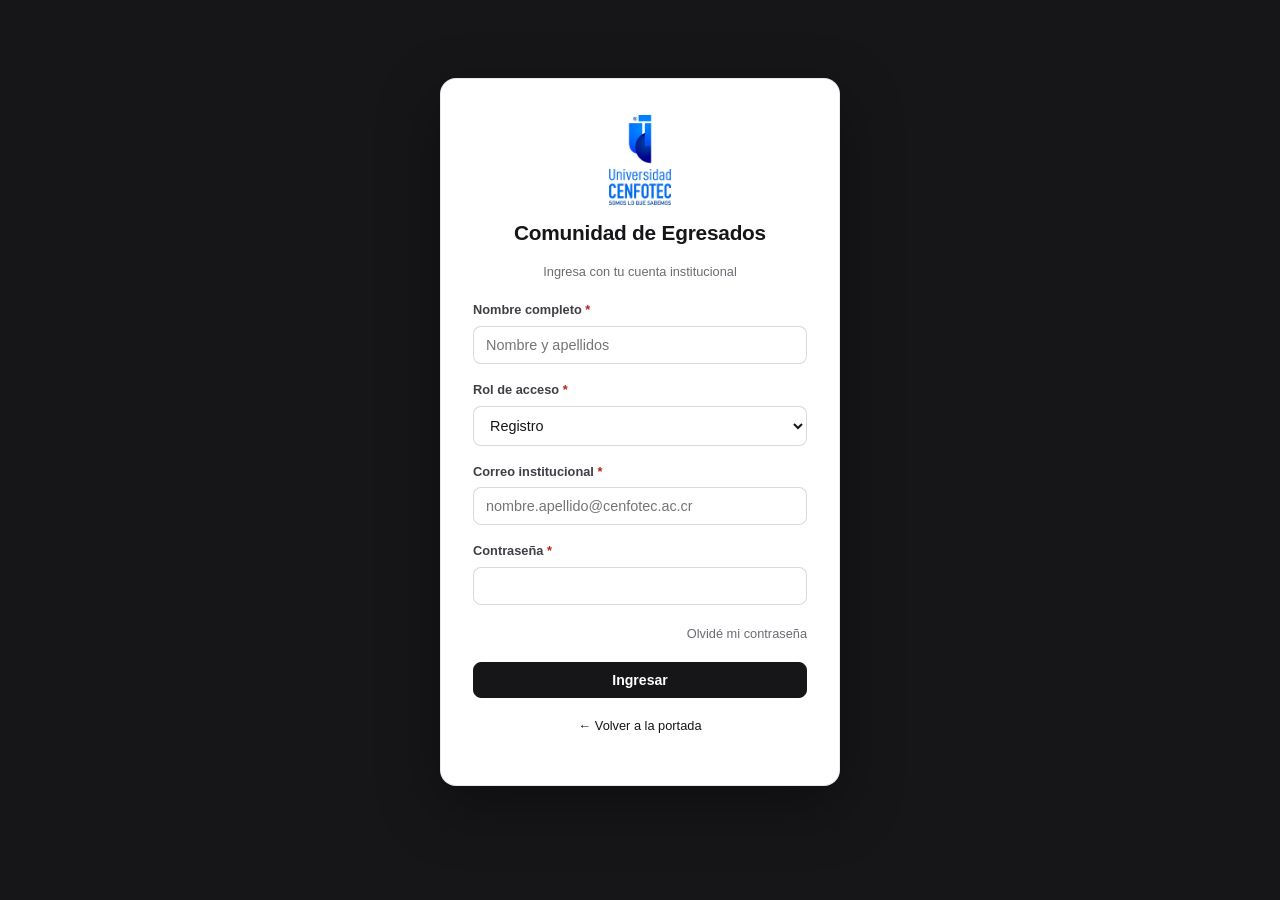
<file: egresados.html>
<!DOCTYPE html>
<html lang="es">
<head>
  <meta charset="UTF-8">
  <meta name="viewport" content="width=device-width, initial-scale=1.0">
  <title>Gestión de egresados - Comunidad de Egresados CENFOTEC</title>
  <link rel="stylesheet" href="css/styles.css">
</head>
<body>
  <div class="app">

    <aside class="menu-lateral" id="barra-lateral"></aside>

    <main class="contenido">
      <div class="barra-superior">
        <div>
          <p class="miga">Inicio / Egresados</p>
          <h1>Gestión de egresados</h1>
        </div>
        <div class="usuario">
          <strong data-usuario-nombre>María Alvarado</strong><br>
          <span class="texto-ayuda" data-usuario-rol>Registro</span>
        </div>
      </div>

      <div id="aviso-egresado" class="aviso"></div>

      <div class="panel solo-admin">
        <h2>Registrar egresado manualmente</h2>
        <form action="#" method="post" id="form-egresado" novalidate>
          <div class="fila-formulario">
            <div class="campo">
              <label for="ident">Identificación <span class="obligatorio">*</span></label>
              <input type="text" id="ident" placeholder="1-1234-5678">
            </div>
            <div class="campo">
              <label for="nombre">Nombre completo <span class="obligatorio">*</span></label>
              <input type="text" id="nombre" placeholder="Nombre y apellidos">
            </div>
          </div>
          <div class="fila-formulario">
            <div class="campo">
              <label for="correo">Correo electrónico <span class="obligatorio">*</span></label>
              <input type="email" id="correo" placeholder="correo@ejemplo.com">
            </div>
            <div class="campo">
              <label for="telefono">Teléfono <span class="obligatorio">*</span></label>
              <input type="tel" id="telefono" placeholder="8888-0000">
            </div>
          </div>
          <div class="fila-formulario">
            <div class="campo">
              <label for="fecha">Fecha de registro <span class="obligatorio">*</span></label>
              <input type="date" id="fecha">
            </div>
            <div class="campo">
              <label for="trabajo">Lugares de trabajo</label>
              <input type="text" id="trabajo" placeholder="Empresa(s) donde labora (opcional)">
            </div>
          </div>
          <div class="acciones-formulario">
            <button type="button" class="boton boton-secundario">Limpiar</button>
            <button type="submit" class="boton">Registrar egresado</button>
          </div>
        </form>
      </div>

      <div class="panel solo-admin">
        <h2>Importación masiva mediante CSV</h2>
        <div class="zona-subida">
          <p>Selecciona un archivo .csv con los egresados a importar.</p>
          <input type="file" accept=".csv" id="archivo-csv">
        </div>
        <p class="texto-ayuda">El sistema valida el formato del archivo, los campos obligatorios y los registros duplicados. Columnas: identificación, nombre, correo, teléfono, fecharegistro, empresa.</p>
        <div class="acciones-formulario">
          <a href="#" class="boton boton-secundario boton-pequeno" id="btn-plantilla">Descargar plantilla</a>
          <button type="button" class="boton" id="btn-importar">Procesar importación</button>
        </div>
      </div>

      <div class="panel">
        <h2>Egresados registrados</h2>
        <form class="filtros" action="#" method="get" id="filtros-egresados">
          <div class="campo">
            <label for="f-nombre">Nombre</label>
            <input type="text" id="f-nombre" placeholder="Buscar por nombre">
          </div>
          <div class="campo">
            <label for="f-carrera">Carrera</label>
            <select id="f-carrera">
              <option>Todas</option>
              <option>Ingeniería del Software</option>
              <option>Ciberseguridad</option>
              <option>Redes y Telecomunicaciones</option>
            </select>
          </div>
          <div class="campo">
            <label for="f-escuela">Escuela</label>
            <select id="f-escuela">
              <option>Todas</option>
              <option>Escuela de Ingeniería del Software</option>
              <option>Escuela de Computación</option>
            </select>
          </div>
          <div class="campo">
            <label for="f-tipo">Tipo de programa</label>
            <select id="f-tipo">
              <option>Todos</option>
              <option>Técnico</option>
              <option>Bachillerato</option>
              <option>Maestría</option>
            </select>
          </div>
          <div class="campo">
            <label for="f-anio">Año de graduación</label>
            <input type="number" id="f-anio" placeholder="2026">
          </div>
          <button type="submit" class="boton">Filtrar</button>
        </form>

        <table>
          <thead>
            <tr>
              <th>Identificación</th>
              <th>Nombre</th>
              <th>Correo</th>
              <th>Carrera</th>
              <th>Año</th>
              <th>Estado</th>
              <th>Acciones</th>
            </tr>
          </thead>
          <tbody id="tabla-egresados"></tbody>
        </table>
      </div>

    </main>
  </div>

  <script src="js/almacenamiento.js"></script>
  <script src="js/validaciones.js"></script>
  <script src="js/datos-iniciales.js"></script>
  <script src="js/sesion.js"></script>
  <script src="js/navegacion.js"></script>
  <script src="js/pagina-egresados.js"></script>
</body>
</html>
</file>
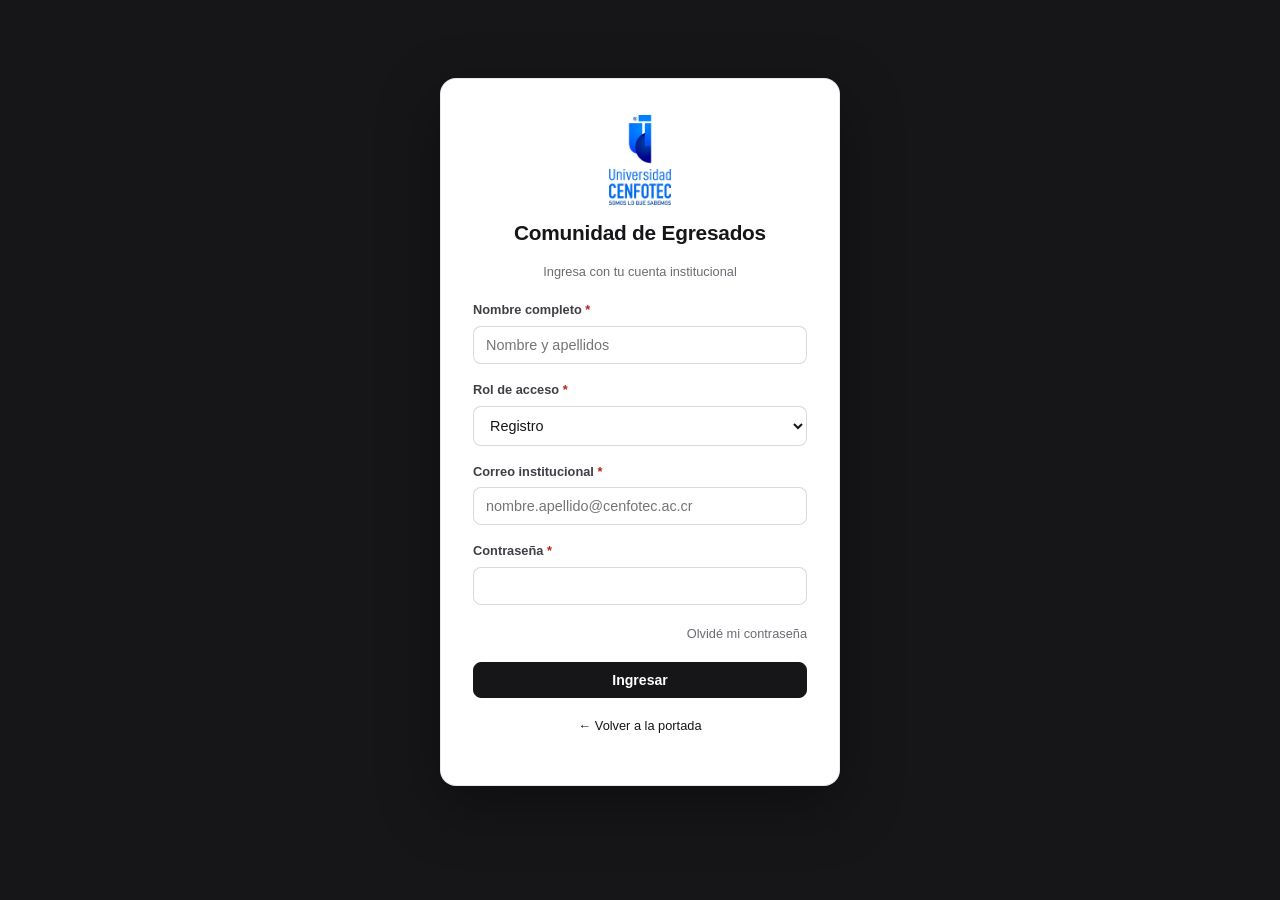
<file: escuelas.html>
<!DOCTYPE html>
<html lang="es">
<head>
  <meta charset="UTF-8">
  <meta name="viewport" content="width=device-width, initial-scale=1.0">
  <title>Gestión de escuelas académicas - Comunidad de Egresados CENFOTEC</title>
  <link rel="stylesheet" href="css/styles.css">
</head>
<body>
  <div class="app">

    <aside class="menu-lateral" id="barra-lateral"></aside>

    <main class="contenido">
      <div class="barra-superior">
        <div>
          <p class="miga">Inicio / Escuelas académicas</p>
          <h1>Gestión de escuelas académicas</h1>
        </div>
        <div class="usuario">
          <strong data-usuario-nombre>María Alvarado</strong><br>
          <span class="texto-ayuda" data-usuario-rol>Registro</span>
        </div>
      </div>

      <div id="aviso-escuela" class="aviso"></div>

      <div class="panel solo-admin">
        <h2>Nueva escuela académica</h2>
        <form action="#" method="post" id="form-escuela" novalidate>
          <div class="fila-formulario">
            <div class="campo">
              <label for="nombre">Nombre de la escuela <span class="obligatorio">*</span></label>
              <input type="text" id="nombre" placeholder="Ej. Escuela de Ingeniería del Software">
            </div>
            <div class="campo">
              <label for="director">Director o directora académica</label>
              <input type="text" id="director" placeholder="Nombre del director">
            </div>
          </div>
          <div class="fila-formulario">
            <div class="campo">
              <label for="desc">Descripción</label>
              <textarea id="desc" placeholder="Descripción breve (opcional)"></textarea>
            </div>
          </div>
          <div class="acciones-formulario">
            <button type="button" class="boton boton-secundario">Limpiar</button>
            <button type="submit" class="boton">Guardar escuela</button>
          </div>
        </form>
      </div>

      <div class="panel">
        <h2>Escuelas registradas</h2>
        <table>
          <thead>
            <tr>
              <th>Escuela académica</th>
              <th>Director o directora</th>
              <th>Carreras asociadas</th>
              <th>Estado</th>
              <th>Acciones</th>
            </tr>
          </thead>
          <tbody id="tabla-escuelas"></tbody>
        </table>
        <p class="texto-ayuda">La columna Carreras asociadas se calcula desde las carreras registradas.</p>
      </div>

    </main>
  </div>

  <script src="js/almacenamiento.js"></script>
  <script src="js/validaciones.js"></script>
  <script src="js/datos-iniciales.js"></script>
  <script src="js/sesion.js"></script>
  <script src="js/navegacion.js"></script>
  <script src="js/pagina-escuelas.js"></script>
</body>
</html>
</file>
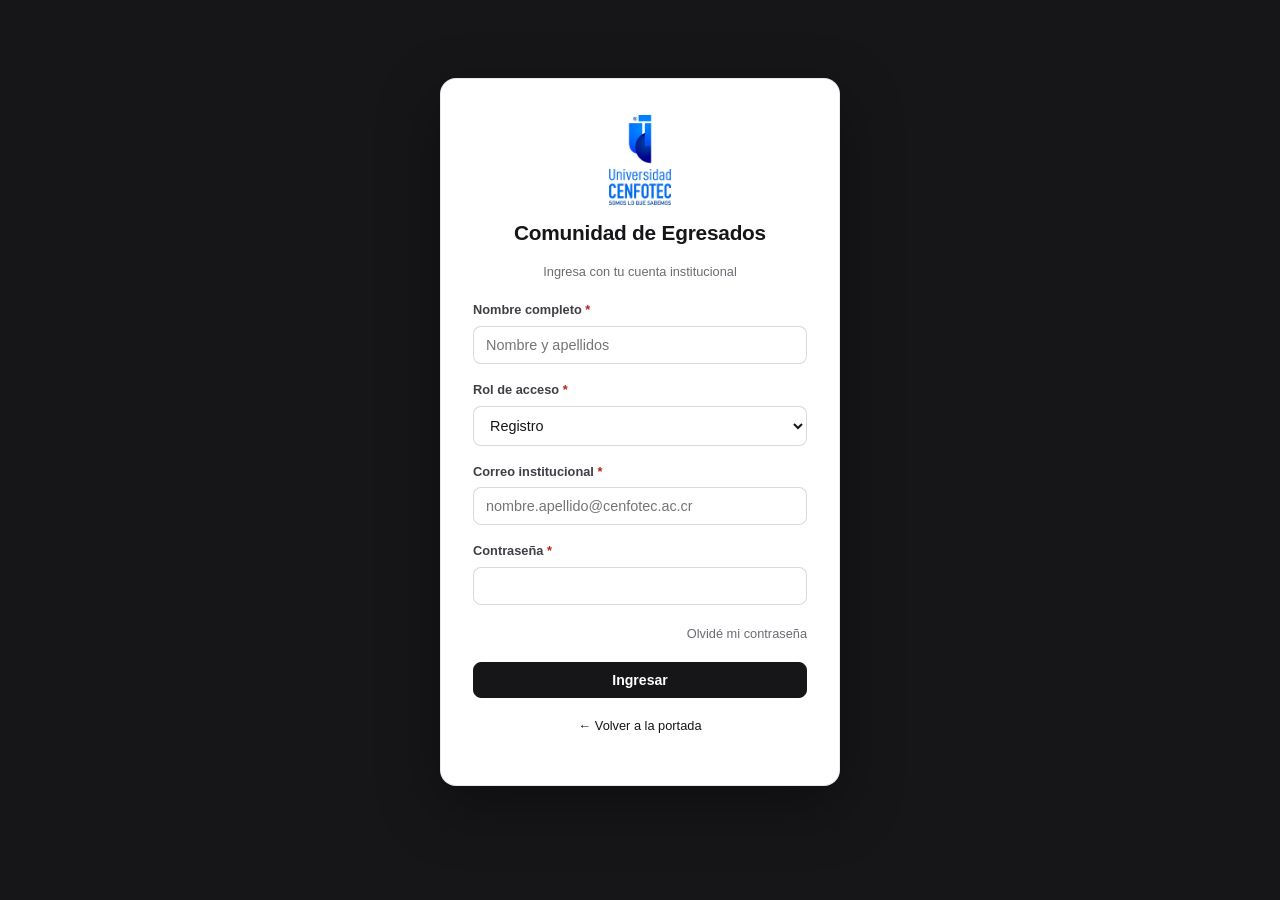
<file: inicio.html>
<!DOCTYPE html>
<html lang="es">
<head>
  <meta charset="UTF-8">
  <meta name="viewport" content="width=device-width, initial-scale=1.0">
  <title>Página de inicio - Comunidad de Egresados CENFOTEC</title>
  <link rel="stylesheet" href="css/styles.css">
</head>
<body>
  <div class="app">

    <aside class="menu-lateral" id="barra-lateral"></aside>

    <main class="contenido">
      <div class="barra-superior">
        <div>
          <p class="miga">Sistema de Gestión de Egresados</p>
          <h1>Página de inicio</h1>
        </div>
        <div class="usuario">
          <strong data-usuario-nombre>María Alvarado</strong><br>
          <span class="texto-ayuda" data-usuario-rol>Personal de Registro</span>
        </div>
      </div>

      <p>Bienvenida al sistema. Desde aquí puedes acceder a las opciones de administración de egresados y catalogos académicos.</p>

      <h2>Resumen</h2>
      <div class="tarjetas">
        <div class="tarjeta">
          <h3 id="total-egresados">0</h3>
          <p>Egresados registrados</p>
        </div>
        <div class="tarjeta">
          <h3 id="total-titulos">0</h3>
          <p>Títulos académicos</p>
        </div>
        <div class="tarjeta">
          <h3 id="total-carreras">0</h3>
          <p>Carreras activas</p>
        </div>
        <div class="tarjeta">
          <h3 id="total-escuelas">0</h3>
          <p>Escuelas académicas</p>
        </div>
      </div>

      <h2>Accesos rápidos</h2>
      <div class="tarjetas">
        <div class="tarjeta">
          <h3>Registrar egresado</h3>
          <p>Registro manual o importación por archivo CSV.</p>
          <a href="egresados.html">Ir a Gestión de egresados</a>
        </div>
        <div class="tarjeta">
          <h3>Registrar título académico</h3>
          <p>Asociar un título a un egresado existente.</p>
          <a href="titulos.html">Ir a Gestión de títulos</a>
        </div>
        <div class="tarjeta">
          <h3>Administrar carreras</h3>
          <p>Crear, modificar o eliminar carreras.</p>
          <a href="carreras.html">Ir a Carreras</a>
        </div>
      </div>

    </main>
  </div>

  <script src="js/almacenamiento.js"></script>
  <script src="js/validaciones.js"></script>
  <script src="js/datos-iniciales.js"></script>
  <script src="js/sesion.js"></script>
  <script src="js/navegacion.js"></script>
  <script src="js/pagina-inicio.js"></script>
</body>
</html>
</file>
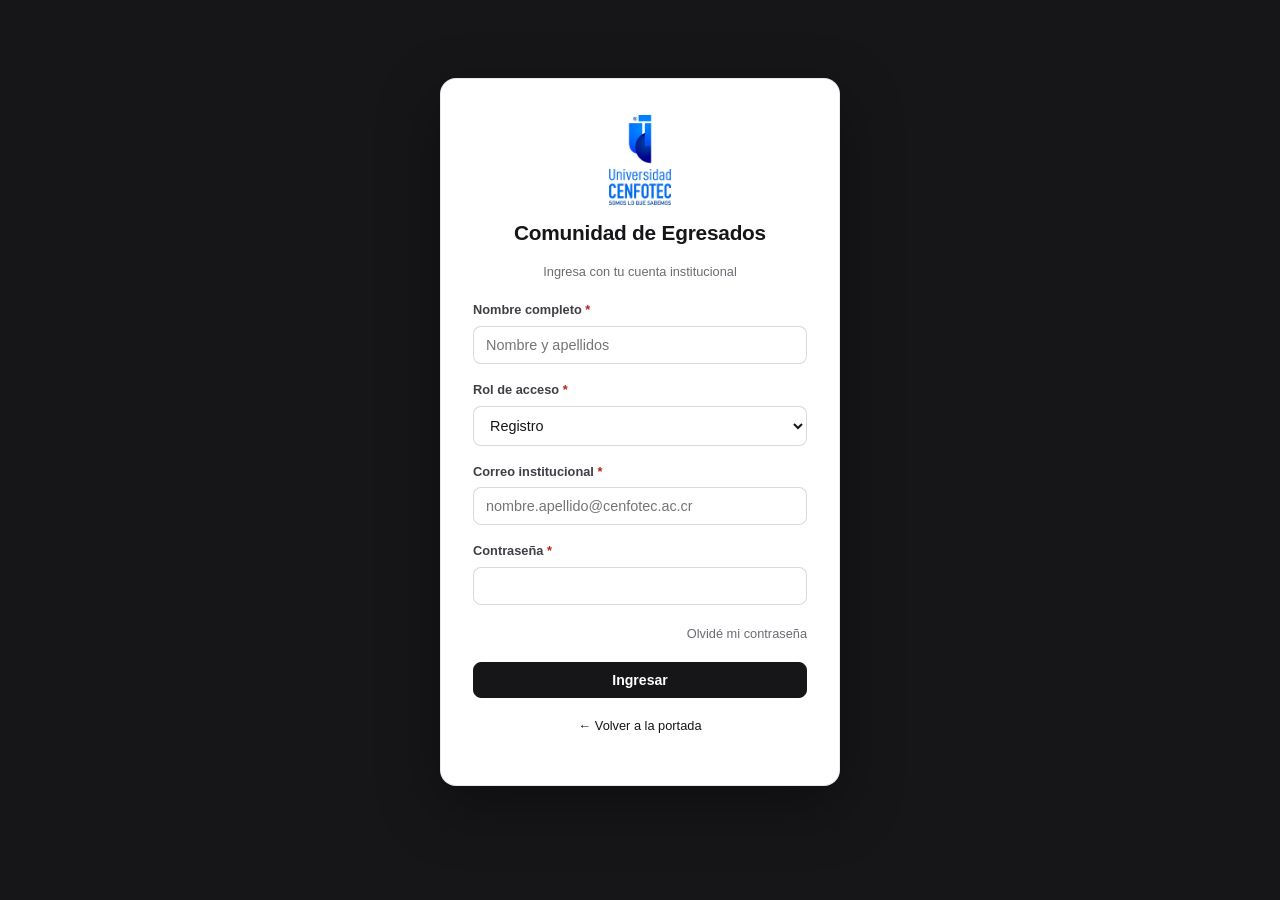
<file: login.html>
<!DOCTYPE html>
<html lang="es">
<head>
  <meta charset="UTF-8">
  <meta name="viewport" content="width=device-width, initial-scale=1.0">
  <title>Iniciar sesión - Comunidad de Egresados CENFOTEC</title>
  <link rel="stylesheet" href="css/styles.css">
</head>
<body class="login-page">

  <main class="contenedor">
    <div class="caja-login">
      <div class="marca-login">
        <img src="assets/img/logo-color-trans.png" alt="Universidad CENFOTEC">
        <h1>Comunidad de Egresados</h1>
        <p class="texto-ayuda">Ingresa con tu cuenta institucional</p>
      </div>

      <form action="#" method="post" id="form-login" novalidate>

        <div class="campo">
          <label for="nombre">Nombre completo <span class="obligatorio">*</span></label>
          <input type="text" id="nombre" name="nombre" placeholder="Nombre y apellidos">
        </div>

        <div class="campo">
          <label for="rol">Rol de acceso <span class="obligatorio">*</span></label>
          <select id="rol" name="rol">
            <option value="registro">Registro</option>
            <option value="bienestar">Bienestar Estudiantil</option>
            <option value="egresado">Egresado</option>
          </select>
        </div>

        <div class="campo">
          <label for="correo">Correo institucional <span class="obligatorio">*</span></label>
          <input type="email" id="correo" name="correo" placeholder="nombre.apellido@cenfotec.ac.cr" required>
        </div>

        <div class="campo">
          <label for="clave">Contraseña <span class="obligatorio">*</span></label>
          <input type="password" id="clave" name="clave" required>
        </div>

        <p style="text-align:right;margin:0 0 16px"><a href="#" class="texto-ayuda">Olvidé mi contraseña</a></p>

        <button type="submit" class="boton" style="width:100%;">Ingresar</button>
      </form>
      <p class="texto-ayuda" style="text-align:center;margin-top:18px">
        <a href="index.html">&larr; Volver a la portada</a>
      </p>
    </div>
  </main>

  <script src="js/almacenamiento.js"></script>
  <script src="js/validaciones.js"></script>
  <script src="js/datos-iniciales.js"></script>
  <script src="js/sesion.js"></script>
  <script src="js/pagina-login.js"></script>
</body>
</html>
</file>
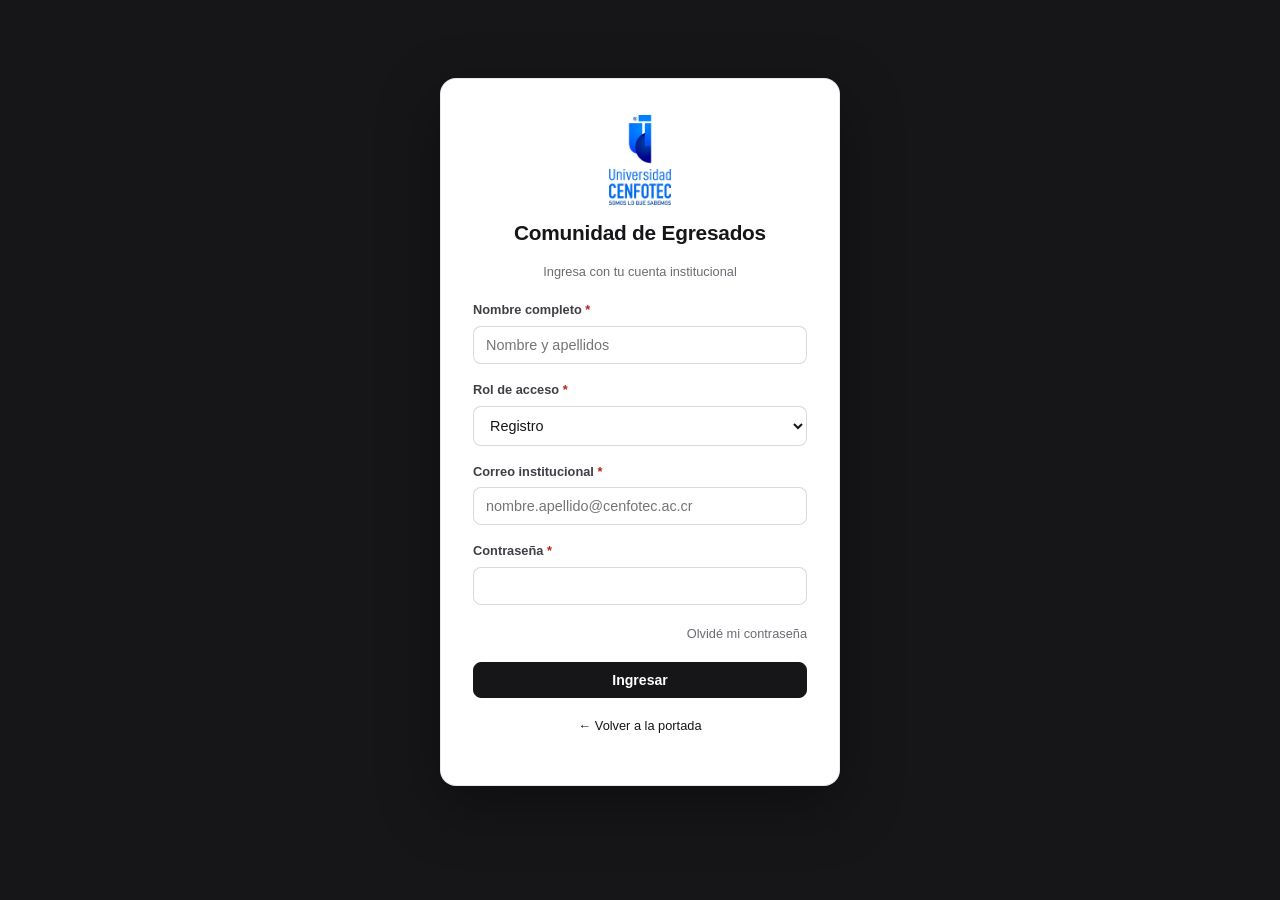
<file: mentorias.html>
<!DOCTYPE html>
<html lang="es">
<head>
  <meta charset="UTF-8">
  <meta name="viewport" content="width=device-width, initial-scale=1.0">
  <title>Gestión de mentorías - Comunidad de Egresados CENFOTEC</title>
  <link rel="stylesheet" href="css/styles.css">
</head>
<body>
  <div class="app">

    <aside class="menu-lateral" id="barra-lateral"></aside>

    <main class="contenido">
      <div class="barra-superior">
        <div>
          <p class="miga">Inicio / Mentorías</p>
          <h1>Gestión de mentorías</h1>
        </div>
        <div class="usuario">
          <strong data-usuario-nombre>Julia Castro</strong><br>
          <span class="texto-ayuda" data-usuario-rol>Bienestar Estudiantil</span>
        </div>
      </div>

      <div id="aviso-mentoria" class="aviso"></div>

      <div class="tarjetas">
        <div class="tarjeta"><h3 id="num-mentores">0</h3><p>Mentores registrados</p></div>
        <div class="tarjeta"><h3 id="num-pendientes">0</h3><p>Solicitudes pendientes</p></div>
        <div class="tarjeta"><h3 id="num-activas">0</h3><p>Mentorías activas</p></div>
        <div class="tarjeta"><h3 id="num-finalizadas">0</h3><p>Mentorías finalizadas</p></div>
      </div>

      <!-- RF-18: Registro voluntario de mentores -->
      <div class="panel">
        <h2>Registrarse como mentor</h2>
        <form action="#" method="post" id="form-mentor" novalidate>
          <div class="fila-formulario">
            <div class="campo">
              <label for="m-egresado">Egresado <span class="obligatorio">*</span></label>
              <select id="m-egresado"></select>
            </div>
            <div class="campo">
              <label for="m-area">Área de experiencia <span class="obligatorio">*</span></label>
              <select id="m-area">
                <option>Desarrollo de software</option>
                <option>Ciberseguridad</option>
                <option>Datos e IA</option>
                <option>Infraestructura y redes</option>
              </select>
            </div>
          </div>
          <div class="fila-formulario">
            <div class="campo">
              <label for="m-especialidades">Especialidades <span class="obligatorio">*</span></label>
              <input type="text" id="m-especialidades" placeholder="Ej. Frontend, APIs REST">
            </div>
            <div class="campo">
              <label for="m-experiencia">Años de experiencia <span class="obligatorio">*</span></label>
              <input type="number" id="m-experiencia" min="0" max="50" placeholder="3">
            </div>
          </div>
          <div class="fila-formulario">
            <div class="campo">
              <label for="m-disponibilidad">Disponibilidad <span class="obligatorio">*</span></label>
              <input type="text" id="m-disponibilidad" placeholder="Ej. 4 horas / semana">
            </div>
          </div>
          <div class="acciones-formulario">
            <button type="reset" class="boton boton-secundario">Limpiar</button>
            <button type="submit" class="boton">Registrarme como mentor</button>
          </div>
        </form>

        <table>
          <thead>
            <tr>
              <th>Egresado (mentor)</th>
              <th>Área de experiencia</th>
              <th>Especialidades</th>
              <th>Años</th>
              <th>Disponibilidad</th>
              <th>Estado</th>
              <th>Acciones</th>
            </tr>
          </thead>
          <tbody id="tabla-mentores"></tbody>
        </table>
      </div>

      <!-- RF-19: Solicitud de mentoria -->
      <div class="panel">
        <h2>Solicitar mentoría</h2>
        <form action="#" method="post" id="form-solicitud-nueva" novalidate>
          <div class="fila-formulario">
            <div class="campo">
              <label for="s-solicitante">Solicitante <span class="obligatorio">*</span></label>
              <select id="s-solicitante"></select>
            </div>
            <div class="campo">
              <label for="s-oportunidad">Oportunidad de mentoría <span class="obligatorio">*</span></label>
              <input type="text" id="s-oportunidad" placeholder="Ej. Preparación para entrevistas técnicas">
            </div>
          </div>
          <div class="fila-formulario">
            <div class="campo">
              <label for="s-objetivo">Objetivo de la mentoría <span class="obligatorio">*</span></label>
              <input type="text" id="s-objetivo" placeholder="Que espera lograr con la mentoría">
            </div>
          </div>
          <div class="fila-formulario">
            <div class="campo">
              <label for="s-comentarios">Comentarios adicionales</label>
              <textarea id="s-comentarios" placeholder="Información adicional (opcional)"></textarea>
            </div>
          </div>
          <div class="acciones-formulario">
            <button type="reset" class="boton boton-secundario">Limpiar</button>
            <button type="submit" class="boton">Enviar solicitud</button>
          </div>
        </form>
      </div>

      <!-- RF-20: Gestion de solicitudes (asignar o rechazar) -->
      <div class="panel solo-admin">
        <h2>Gestión de solicitudes (Bienestar Estudiantil)</h2>
        <form action="#" method="post" id="form-asignar" novalidate>
          <div class="fila-formulario">
            <div class="campo">
              <label for="solicitante">Solicitud pendiente <span class="obligatorio">*</span></label>
              <select id="solicitante"></select>
            </div>
            <div class="campo">
              <label for="oportunidad">Oportunidad</label>
              <select id="oportunidad" disabled></select>
            </div>
          </div>
          <div class="fila-formulario">
            <div class="campo">
              <label for="mentor">Mentor a asignar <span class="obligatorio">*</span></label>
              <select id="mentor"></select>
            </div>
          </div>
          <div class="acciones-formulario">
            <button type="button" class="boton boton-peligro" id="btn-rechazar">Rechazar</button>
            <button type="submit" class="boton">Asignar mentor</button>
          </div>
        </form>

        <table>
          <thead>
            <tr>
              <th>Solicitante</th>
              <th>Objetivo</th>
              <th>Mentor asignado</th>
              <th>Fecha</th>
              <th>Estado</th>
            </tr>
          </thead>
          <tbody id="tabla-solicitudes"></tbody>
        </table>
      </div>

      <!-- RF-21 y RF-22: Registro y consulta de mentorias -->
      <div class="panel solo-admin">
        <h2>Registro de mentorías</h2>
        <form action="#" method="post" id="form-mentoria" novalidate>
          <div class="fila-formulario">
            <div class="campo">
              <label for="mto-mentor">Mentor <span class="obligatorio">*</span></label>
              <select id="mto-mentor"></select>
            </div>
            <div class="campo">
              <label for="mto-egresado">Egresado <span class="obligatorio">*</span></label>
              <select id="mto-egresado"></select>
            </div>
          </div>
          <div class="fila-formulario">
            <div class="campo">
              <label for="mto-inicio">Fecha de inicio <span class="obligatorio">*</span></label>
              <input type="date" id="mto-inicio">
            </div>
            <div class="campo">
              <label for="mto-fin">Fecha de finalizacion</label>
              <input type="date" id="mto-fin">
            </div>
          </div>
          <div class="fila-formulario">
            <div class="campo">
              <label for="mto-estado">Estado <span class="obligatorio">*</span></label>
              <select id="mto-estado">
                <option>Pendiente</option>
                <option>Activa</option>
                <option>Finalizada</option>
                <option>Cancelada</option>
              </select>
            </div>
          </div>
          <div class="fila-formulario">
            <div class="campo">
              <label for="mto-observaciones">Observaciones</label>
              <textarea id="mto-observaciones" placeholder="Notas de la mentoría"></textarea>
            </div>
          </div>
          <div class="acciones-formulario">
            <button type="reset" class="boton boton-secundario">Limpiar</button>
            <button type="submit" class="boton">Registrar mentoría</button>
          </div>
        </form>

        <table>
          <thead>
            <tr>
              <th>Mentor</th>
              <th>Egresado</th>
              <th>Inicio</th>
              <th>Fin</th>
              <th>Estado</th>
              <th>Observaciones</th>
              <th>Acciones</th>
            </tr>
          </thead>
          <tbody id="tabla-mentorias"></tbody>
        </table>
      </div>

    </main>
  </div>

  <script src="js/almacenamiento.js"></script>
  <script src="js/validaciones.js"></script>
  <script src="js/datos-iniciales.js"></script>
  <script src="js/sesion.js"></script>
  <script src="js/navegacion.js"></script>
  <script src="js/pagina-mentorias.js"></script>
</body>
</html>
</file>
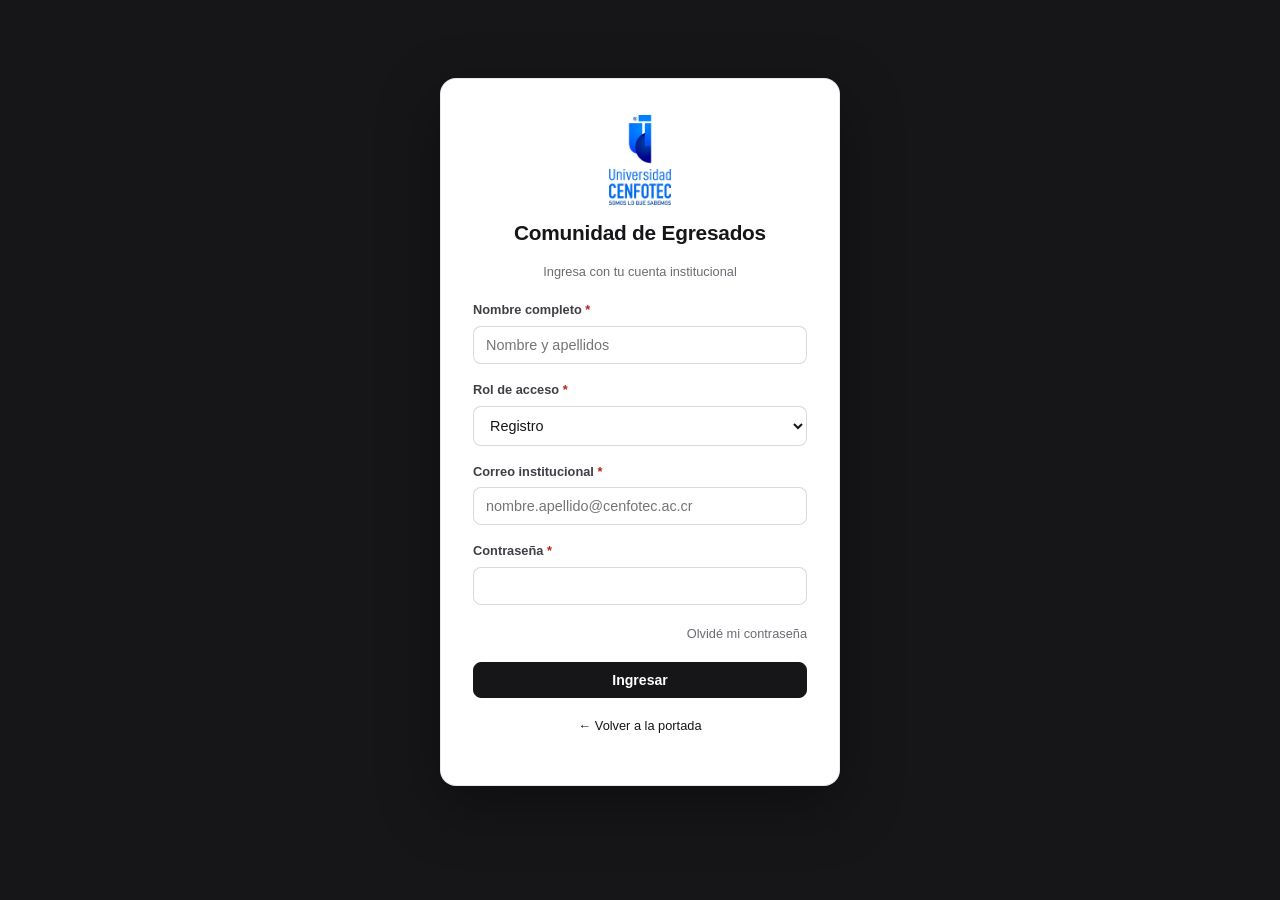
<file: oportunidades.html>
<!DOCTYPE html>
<html lang="es">
<head>
  <meta charset="UTF-8">
  <meta name="viewport" content="width=device-width, initial-scale=1.0">
  <title>Gestión de oportunidades laborales - Comunidad de Egresados CENFOTEC</title>
  <link rel="stylesheet" href="css/styles.css">
</head>
<body>
  <div class="app">

    <aside class="menu-lateral" id="barra-lateral"></aside>

    <main class="contenido">
      <div class="barra-superior">
        <div>
          <p class="miga">Inicio / Oportunidades laborales</p>
          <h1>Gestión de oportunidades laborales</h1>
        </div>
        <div class="usuario">
          <strong data-usuario-nombre>Julia Castro</strong><br>
          <span class="texto-ayuda" data-usuario-rol>Bienestar Estudiantil</span>
        </div>
      </div>

      <div id="aviso-oportunidad" class="aviso"></div>

      <div class="panel solo-admin">
        <h2>Nueva oportunidad laboral</h2>
        <form action="#" method="post" id="form-oportunidad" novalidate>
          <div class="fila-formulario">
            <div class="campo">
              <label for="empresa">Empresa <span class="obligatorio">*</span></label>
              <input type="text" id="empresa" placeholder="Nombre de la empresa">
            </div>
            <div class="campo">
              <label for="puesto">Puesto <span class="obligatorio">*</span></label>
              <input type="text" id="puesto" placeholder="Ej. Desarrollador Backend Jr.">
            </div>
          </div>
          <div class="fila-formulario">
            <div class="campo">
              <label for="area">Área profesional <span class="obligatorio">*</span></label>
              <select id="area">
                <option>Desarrollo de software</option>
                <option>Ciberseguridad</option>
                <option>Datos e IA</option>
                <option>Infraestructura y redes</option>
              </select>
            </div>
            <div class="campo">
              <label for="modalidad">Modalidad <span class="obligatorio">*</span></label>
              <select id="modalidad">
                <option>Presencial</option>
                <option>Remoto</option>
                <option>Híbrido</option>
              </select>
            </div>
          </div>
          <div class="fila-formulario">
            <div class="campo">
              <label for="ubicacion">Ubicación <span class="obligatorio">*</span></label>
              <input type="text" id="ubicacion" placeholder="San Jose, Costa Rica">
            </div>
            <div class="campo">
              <label for="contacto">Correo o enlace de contacto <span class="obligatorio">*</span></label>
              <input type="text" id="contacto" placeholder="rrhh@empresa.com">
            </div>
          </div>
          <div class="fila-formulario">
            <div class="campo">
              <label for="publicacion">Fecha de publicación <span class="obligatorio">*</span></label>
              <input type="date" id="publicacion">
            </div>
            <div class="campo">
              <label for="vencimiento">Fecha de vencimiento <span class="obligatorio">*</span></label>
              <input type="date" id="vencimiento">
            </div>
          </div>
          <div class="fila-formulario">
            <div class="campo">
              <label for="descripcion">Descripción <span class="obligatorio">*</span></label>
              <textarea id="descripcion" placeholder="Detalle de la oportunidad laboral"></textarea>
            </div>
          </div>
          <div class="fila-formulario">
            <div class="campo">
              <label for="estado">Estado <span class="obligatorio">*</span></label>
              <select id="estado">
                <option>Publicada</option>
                <option>Borrador</option>
                <option>Vencida</option>
              </select>
            </div>
          </div>
          <div class="acciones-formulario">
            <button type="button" class="boton boton-secundario">Limpiar</button>
            <button type="submit" class="boton">Publicar oportunidad</button>
          </div>
        </form>
      </div>

      <div class="panel">
        <h2>Oportunidades publicadas</h2>
        <form class="filtros" action="#" method="get" id="filtros-oportunidades">
          <div class="campo">
            <label for="f-empresa">Empresa</label>
            <input type="text" id="f-empresa" placeholder="Buscar por empresa">
          </div>
          <div class="campo">
            <label for="f-area">Área profesional</label>
            <select id="f-area">
              <option>Todas</option>
              <option>Desarrollo de software</option>
              <option>Ciberseguridad</option>
            </select>
          </div>
          <div class="campo">
            <label for="f-modalidad">Modalidad</label>
            <select id="f-modalidad">
              <option>Todas</option>
              <option>Presencial</option>
              <option>Remoto</option>
              <option>Híbrido</option>
            </select>
          </div>
          <div class="campo">
            <label for="f-ubicacion">Ubicación</label>
            <input type="text" id="f-ubicacion" placeholder="Ciudad o pais">
          </div>
          <button type="submit" class="boton">Filtrar</button>
        </form>

        <table>
          <thead>
            <tr>
              <th>Empresa</th>
              <th>Puesto</th>
              <th>Modalidad</th>
              <th>Ubicación</th>
              <th>Vence</th>
              <th>Estado</th>
              <th>Acciones</th>
            </tr>
          </thead>
          <tbody id="tabla-oportunidades"></tbody>
        </table>
        <p class="texto-ayuda">Use "Ver" para el detalle completo.</p>
      </div>

      <div class="panel" id="detalle-oportunidad">
        <h2>Detalle de oportunidad</h2>
        <p class="texto-ayuda">Seleccione "Ver" en una oportunidad para consultar su información completa.</p>
      </div>

    </main>
  </div>

  <script src="js/almacenamiento.js"></script>
  <script src="js/validaciones.js"></script>
  <script src="js/datos-iniciales.js"></script>
  <script src="js/sesion.js"></script>
  <script src="js/navegacion.js"></script>
  <script src="js/pagina-oportunidades.js"></script>
</body>
</html>
</file>
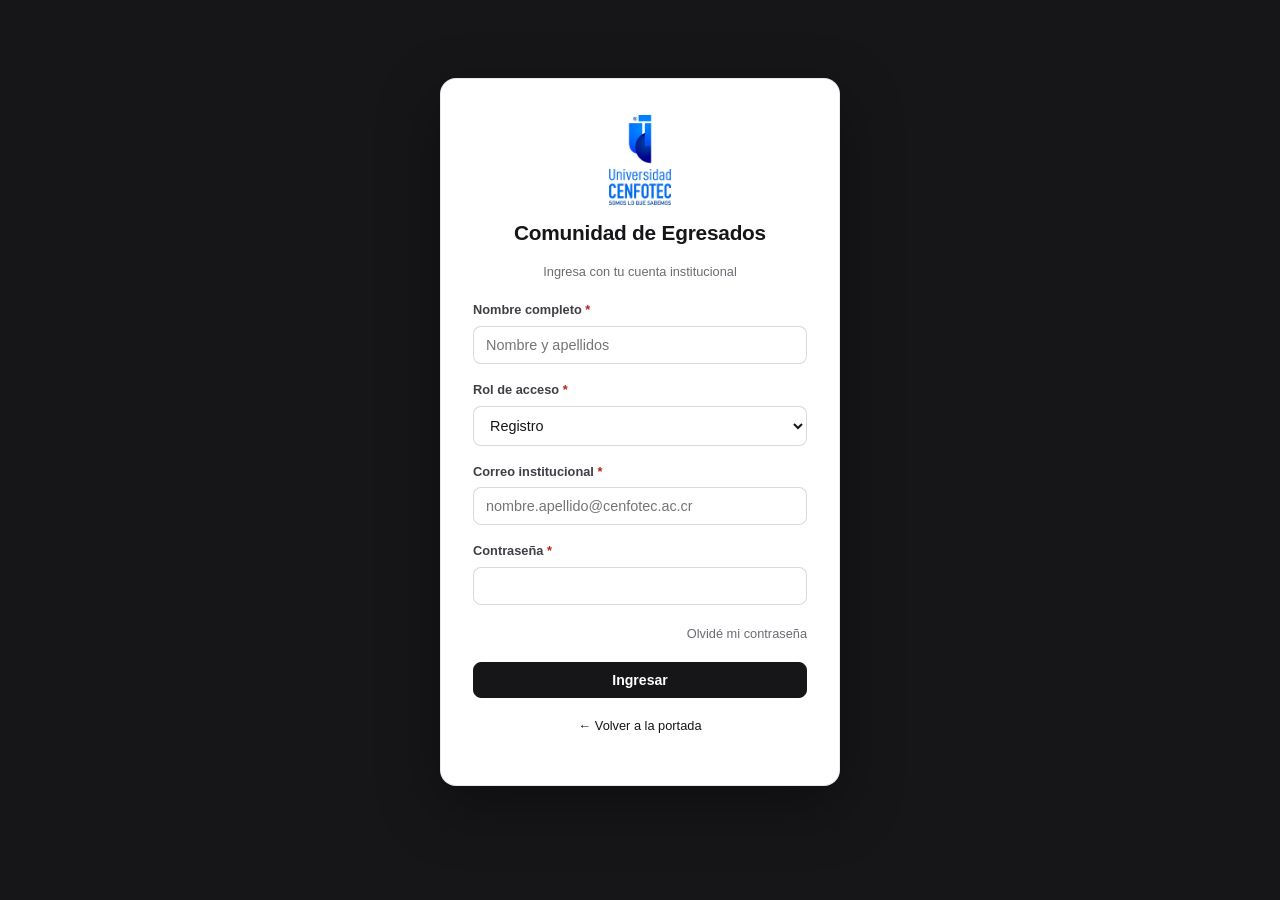
<file: perfil.html>
<!DOCTYPE html>
<html lang="es">
<head>
  <meta charset="UTF-8">
  <meta name="viewport" content="width=device-width, initial-scale=1.0">
  <title>Perfil de egresado - Comunidad de Egresados CENFOTEC</title>
  <link rel="stylesheet" href="css/styles.css">
</head>
<body>
  <div class="app">

    <aside class="menu-lateral" id="barra-lateral"></aside>

    <main class="contenido">
      <div class="barra-superior">
        <div>
          <p class="miga">Inicio / Mi perfil</p>
          <h1>Perfil de egresado</h1>
        </div>
        <div class="usuario">
          <strong data-usuario-nombre>Dylan Piña Moya</strong><br>
          <span class="texto-ayuda" data-usuario-rol>Egresado</span>
        </div>
      </div>

      <div id="aviso-perfil" class="aviso"></div>

      <div class="panel">
        <h2>Información personal</h2>
        <div class="fila-formulario">
          <div class="campo">
            <label for="identificacion">Identificación</label>
            <input type="text" id="identificacion" value="1-1234-5678" disabled>
          </div>
          <div class="campo">
            <label for="nombre">Nombre completo</label>
            <input type="text" id="nombre" value="Dylan Piña Moya" disabled>
          </div>
        </div>
        <div class="fila-formulario">
          <div class="campo">
            <label for="correo">Correo personal</label>
            <input type="email" id="correo" value="dylan.pina@cenfotec.ac.cr">
          </div>
          <div class="campo">
            <label for="telefono">Teléfono</label>
            <input type="tel" id="telefono" value="8888-1234">
          </div>
        </div>
        <p class="texto-ayuda">La identificación y el nombre son administrados por el Departamento de Registro.</p>
      </div>

      <div class="panel">
        <h2>Información profesional</h2>
        <div class="fila-formulario">
          <div class="campo">
            <label for="empresa">Empresa actual</label>
            <input type="text" id="empresa" value="Soluciones Digitales CR">
          </div>
          <div class="campo">
            <label for="puesto">Puesto actual</label>
            <input type="text" id="puesto" value="Desarrollador de software">
          </div>
        </div>
        <div class="fila-formulario">
          <div class="campo">
            <label for="area">Área profesional</label>
            <select id="area">
              <option>Desarrollo de software</option>
              <option>Infraestructura y redes</option>
              <option>Ciberseguridad</option>
              <option>Datos e inteligencia artificial</option>
            </select>
          </div>
          <div class="campo">
            <label for="linkedin">Perfil de LinkedIn</label>
            <input type="url" id="linkedin" value="https://linkedin.com/in/dylanpina">
          </div>
        </div>
        <div class="fila-formulario">
          <div class="campo">
            <label for="portafolio">Portafolio profesional</label>
            <input type="url" id="portafolio" value="https://dylanpina.dev">
          </div>
        </div>
        <div class="acciones-formulario">
          <button type="button" class="boton boton-secundario" id="btn-cancelar-perfil">Cancelar</button>
          <button type="button" class="boton" id="btn-guardar-perfil">Guardar cambios</button>
        </div>
      </div>

      <div class="panel">
        <h2>Títulos obtenidos</h2>
        <table>
          <thead>
            <tr>
              <th>Título</th>
              <th>Carrera</th>
              <th>Escuela</th>
              <th>Año</th>
              <th>Estado</th>
            </tr>
          </thead>
          <tbody id="tabla-titulos-perfil"></tbody>
        </table>
      </div>

      <div class="panel">
        <h2>Solicitar registro de un titulo</h2>
        <p class="texto-ayuda">Si obtuviste un titulo que aun no aparece, envia la solicitud al Departamento de Registro.</p>
        <form action="#" method="post" id="form-solicitud-titulo" novalidate>
          <div class="fila-formulario">
            <div class="campo">
              <label for="st-tipo">Tipo de programa <span class="obligatorio">*</span></label>
              <select id="st-tipo">
                <option>Tecnico</option>
                <option>Bachillerato</option>
                <option>Maestria</option>
              </select>
            </div>
            <div class="campo">
              <label for="st-anio">Año de graduacion <span class="obligatorio">*</span></label>
              <input type="number" id="st-anio" placeholder="2026" min="1990" max="2026">
            </div>
          </div>
          <div class="fila-formulario">
            <div class="campo">
              <label for="st-carrera">Carrera <span class="obligatorio">*</span></label>
              <input type="text" id="st-carrera" placeholder="Ej. Ingenieria del Software">
            </div>
            <div class="campo">
              <label for="st-escuela">Escuela academica <span class="obligatorio">*</span></label>
              <input type="text" id="st-escuela" placeholder="Ej. Escuela de Ingenieria del Software">
            </div>
          </div>
          <div class="acciones-formulario">
            <button type="reset" class="boton boton-secundario">Limpiar</button>
            <button type="submit" class="boton">Enviar solicitud</button>
          </div>
        </form>

        <table>
          <thead>
            <tr>
              <th>Tipo</th>
              <th>Carrera</th>
              <th>Escuela</th>
              <th>Año</th>
              <th>Estado</th>
            </tr>
          </thead>
          <tbody id="tabla-solicitudes-titulo"></tbody>
        </table>
      </div>

    </main>
  </div>

  <script src="js/almacenamiento.js"></script>
  <script src="js/validaciones.js"></script>
  <script src="js/datos-iniciales.js"></script>
  <script src="js/sesion.js"></script>
  <script src="js/navegacion.js"></script>
  <script src="js/pagina-perfil.js"></script>
</body>
</html>
</file>
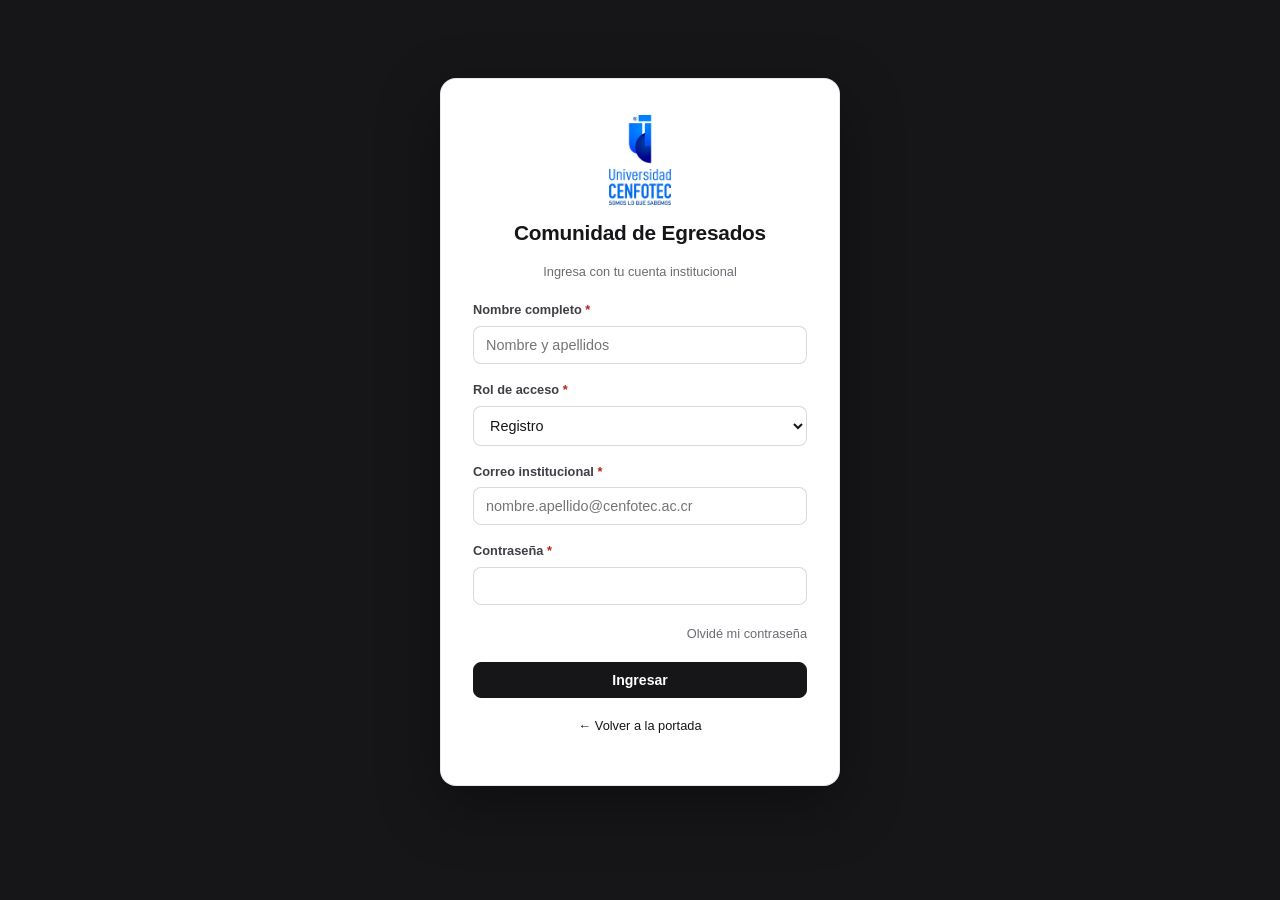
<file: titulos.html>
<!DOCTYPE html>
<html lang="es">
<head>
  <meta charset="UTF-8">
  <meta name="viewport" content="width=device-width, initial-scale=1.0">
  <title>Gestión de títulos académicos - Comunidad de Egresados CENFOTEC</title>
  <link rel="stylesheet" href="css/styles.css">
</head>
<body>
  <div class="app">

    <aside class="menu-lateral" id="barra-lateral"></aside>

    <main class="contenido">
      <div class="barra-superior">
        <div>
          <p class="miga">Inicio / Títulos académicos</p>
          <h1>Gestión de títulos académicos</h1>
        </div>
        <div class="usuario">
          <strong data-usuario-nombre>María Alvarado</strong><br>
          <span class="texto-ayuda" data-usuario-rol>Registro</span>
        </div>
      </div>

      <div id="aviso-titulo" class="aviso"></div>

      <div class="panel solo-admin">
        <h2>Registrar título académico</h2>
        <form action="#" method="post" id="form-titulo" novalidate>
          <div class="fila-formulario">
            <div class="campo">
              <label for="egresado">Egresado <span class="obligatorio">*</span></label>
              <select id="egresado"></select>
            </div>
          </div>
          <div class="fila-formulario">
            <div class="campo">
              <label for="tipo">Tipo de programa <span class="obligatorio">*</span></label>
              <select id="tipo">
                <option>Técnico</option>
                <option>Bachillerato</option>
                <option>Maestría</option>
              </select>
            </div>
            <div class="campo">
              <label for="carrera">Carrera <span class="obligatorio">*</span></label>
              <select id="carrera"></select>
            </div>
          </div>
          <div class="fila-formulario">
            <div class="campo">
              <label for="escuela">Escuela académica <span class="obligatorio">*</span></label>
              <select id="escuela"></select>
            </div>
            <div class="campo">
              <label for="anio">Año de graduación <span class="obligatorio">*</span></label>
              <input type="number" id="anio" placeholder="2026" min="1990" max="2026">
            </div>
          </div>
          <div class="fila-formulario">
            <div class="campo">
              <label for="estado">Estado del título <span class="obligatorio">*</span></label>
              <select id="estado">
                <option>Graduado</option>
                <option>En trámite</option>
                <option>Suspendido</option>
              </select>
            </div>
          </div>
          <div class="acciones-formulario">
            <button type="button" class="boton boton-secundario">Limpiar</button>
            <button type="submit" class="boton">Guardar título</button>
          </div>
        </form>
      </div>

      <div class="panel">
        <h2>Títulos registrados</h2>
        <form class="filtros" action="#" method="get" id="filtros-titulos">
          <div class="campo">
            <label for="f-egresado">Egresado</label>
            <input type="text" id="f-egresado" placeholder="Nombre o identificación">
          </div>
          <div class="campo">
            <label for="f-tipo">Tipo de programa</label>
            <select id="f-tipo">
              <option>Todos</option>
              <option>Técnico</option>
              <option>Bachillerato</option>
              <option>Maestría</option>
            </select>
          </div>
          <div class="campo">
            <label for="f-estado">Estado</label>
            <select id="f-estado">
              <option>Todos</option>
              <option>Graduado</option>
              <option>En trámite</option>
              <option>Suspendido</option>
            </select>
          </div>
          <button type="submit" class="boton">Filtrar</button>
        </form>

        <table>
          <thead>
            <tr>
              <th>Egresado</th>
              <th>Tipo</th>
              <th>Carrera</th>
              <th>Escuela</th>
              <th>Año</th>
              <th>Estado</th>
              <th>Acciones</th>
            </tr>
          </thead>
          <tbody id="tabla-titulos"></tbody>
        </table>
      </div>

    </main>
  </div>

  <script src="js/almacenamiento.js"></script>
  <script src="js/validaciones.js"></script>
  <script src="js/datos-iniciales.js"></script>
  <script src="js/sesion.js"></script>
  <script src="js/navegacion.js"></script>
  <script src="js/pagina-titulos.js"></script>
</body>
</html>
</file>
<file: css/styles.css>
/* ============================================================
   styles.css - Sistema de Gestion de Egresados CENFOTEC
   Paleta neutra (negro / gris) minimalista. Bordes finos.
   Admin claro con barra lateral oscura; portada cinematografica.
   ============================================================ */

:root {
  --ink: #161619;
  --ink-soft: #3f3f46;
  --muted: #6b6b73;
  --muted-2: #9a9aa2;
  --line: rgba(20,20,25,.09);
  --line-strong: rgba(20,20,25,.16);
  --bg: #f4f4f5;
  --surface: #ffffff;
  --sidebar: #141416;
  --sidebar-2: #1d1d20;
  --sidebar-line: rgba(255,255,255,.09);
  --radio: 10px;
  --radio-card: 14px;
  --sombra: 0 1px 2px rgba(20,20,25,.05);
  --sombra-card: 0 1px 3px rgba(20,20,25,.06), 0 1px 2px rgba(20,20,25,.04);
  --sombra-flot: 0 6px 24px rgba(20,20,25,.10);
  --font: -apple-system, BlinkMacSystemFont, "Segoe UI", Roboto, "Helvetica Neue", Arial, sans-serif;
}

* { box-sizing: border-box; }

body {
  margin: 0;
  font-family: var(--font);
  color: var(--ink);
  background-color: var(--bg);
  line-height: 1.55;
  -webkit-font-smoothing: antialiased;
  text-rendering: optimizeLegibility;
}

h1, h2, h3 { color: var(--ink); margin-top: 0; font-weight: 650; letter-spacing: -0.01em; }
h1 { font-size: 1.55rem; }

a { color: var(--ink); text-decoration: none; }
a:hover { text-decoration: underline; }
img { max-width: 100%; display: block; }

.contenedor { max-width: 1140px; margin: 0 auto; padding: 0 22px; }

/* ============================================================
   BOTONES (compartidos)
   ============================================================ */
.boton {
  display: inline-block; padding: 9px 17px; border: 1px solid var(--ink);
  border-radius: 8px; background-color: var(--ink); color: #fff; text-decoration: none;
  font-size: 0.88rem; font-weight: 550; cursor: pointer; transition: all .16s ease;
}
.boton:hover { background-color: #000; border-color: #000; text-decoration: none; }
.boton:active { transform: translateY(1px); }
.boton-secundario { background-color: #fff; color: var(--ink); border-color: var(--line-strong); }
.boton-secundario:hover { background-color: #fafafa; border-color: var(--ink); }
.boton-peligro { background-color: #fff; color: #b4231a; border-color: rgba(180,35,26,.30); }
.boton-peligro:hover { background-color: #fdf2f1; border-color: #b4231a; }
.boton-pequeno { padding: 5px 11px; font-size: 0.78rem; border-radius: 7px; }

/* ============================================================
   BARRA LATERAL (admin) - oscura minimalista
   ============================================================ */
.app { display: flex; min-height: 100vh; }
.menu-lateral {
  width: 244px; background: var(--sidebar); color: #e7e7ea;
  padding: 20px 14px; flex-shrink: 0; position: sticky; top: 0; height: 100vh; overflow-y: auto;
  border-right: 1px solid rgba(0,0,0,.2);
}
.menu-lateral .logo {
  display: flex; align-items: center; gap: 10px; text-decoration: none;
  margin-bottom: 14px; padding: 4px 6px;
}
.menu-lateral .logo img { height: 42px; width: auto; }
.menu-lateral .logo .marca { color: #fff; font-weight: 650; font-size: 1rem; letter-spacing: .01em; }
.menu-lateral .rol {
  display: inline-block; background-color: rgba(255,255,255,.08); padding: 4px 11px;
  border-radius: 20px; font-size: 0.71rem; margin: 0 6px 16px; color: #c9c9cf;
  border: 1px solid var(--sidebar-line);
}
.menu-lateral p.titulo-menu {
  font-size: 0.68rem; text-transform: uppercase; letter-spacing: 0.08em;
  color: #6a6a72; margin: 16px 6px 6px;
}
.menu-lateral a:not(.logo) {
  display: flex; align-items: center; color: #b9b9c0; text-decoration: none;
  padding: 9px 12px; font-size: 0.875rem; border-radius: 8px; margin-bottom: 1px;
  transition: background .14s, color .14s;
}
.menu-lateral a:not(.logo):hover { background-color: rgba(255,255,255,.06); color: #fff; text-decoration: none; }
.menu-lateral a.activo { background-color: #fff; color: var(--ink); font-weight: 600; }
.menu-lateral hr { border: none; border-top: 1px solid var(--sidebar-line); margin: 16px 6px; }

.contenido { flex-grow: 1; padding: 26px 34px; min-width: 0; }

.barra-superior {
  display: flex; justify-content: space-between; align-items: flex-end;
  margin-bottom: 26px; padding-bottom: 18px; border-bottom: 1px solid var(--line);
}
.barra-superior .miga { font-size: 0.76rem; color: var(--muted); margin-bottom: 5px; letter-spacing: .01em; }
.barra-superior h1 { font-size: 1.5rem; }
.barra-superior .usuario { font-size: 0.84rem; text-align: right; color: var(--muted); }
.barra-superior .usuario strong { color: var(--ink); font-weight: 600; }

/* ============================================================
   PANELES Y FORMULARIOS
   ============================================================ */
.panel {
  background-color: var(--surface); border: 1px solid var(--line); border-radius: var(--radio-card);
  padding: 24px; margin-bottom: 22px; box-shadow: var(--sombra-card);
}
.panel h2 { font-size: 1.05rem; margin-bottom: 18px; font-weight: 600; }

.fila-formulario { display: flex; gap: 18px; flex-wrap: wrap; margin-bottom: 16px; }
.campo { flex: 1 1 240px; display: flex; flex-direction: column; }
.campo label { font-size: 0.8rem; font-weight: 600; margin-bottom: 6px; color: var(--ink-soft); }
.campo input, .campo select, .campo textarea {
  padding: 10px 12px; border: 1px solid var(--line-strong); border-radius: 8px;
  font-family: inherit; font-size: 0.9rem; background: #fff; color: var(--ink);
  transition: border-color .14s, box-shadow .14s;
}
.campo input:hover, .campo select:hover, .campo textarea:hover { border-color: var(--muted-2); }
.campo input:focus, .campo select:focus, .campo textarea:focus {
  outline: none; border-color: var(--ink); box-shadow: 0 0 0 3px rgba(20,20,25,.08);
}
.campo input:disabled { background: #f6f6f7; color: var(--muted); }
.campo textarea { resize: vertical; min-height: 76px; }
.obligatorio { color: #b4231a; }

.acciones-formulario { text-align: right; margin-top: 8px; }
.acciones-formulario .boton { margin-left: 10px; }

.filtros {
  display: flex; gap: 14px; flex-wrap: wrap; align-items: flex-end;
  margin-bottom: 18px; padding: 16px; background: #fafafa; border-radius: 12px; border: 1px solid var(--line);
}
.filtros .campo { flex: 1 1 170px; }

/* ============================================================
   TABLAS
   ============================================================ */
table {
  width: 100%; border-collapse: collapse; background-color: #fff;
  margin-bottom: 8px; border-radius: 12px; overflow: hidden; border: 1px solid var(--line);
}
th, td { padding: 12px 14px; text-align: left; font-size: 0.87rem; border-bottom: 1px solid var(--line); }
th {
  background-color: #fafafa; color: var(--muted); font-weight: 600;
  font-size: 0.72rem; text-transform: uppercase; letter-spacing: 0.05em;
}
tbody tr { transition: background .12s; }
tbody tr:hover { background-color: #fbfbfb; }
tbody tr:last-child td { border-bottom: none; }
td .boton-pequeno { margin-right: 4px; }

/* ============================================================
   ETIQUETAS DE ESTADO (neutras con acento minimo)
   ============================================================ */
.estado {
  display: inline-block; padding: 3px 11px; border-radius: 20px;
  font-size: 0.72rem; font-weight: 600; white-space: nowrap; border: 1px solid transparent;
}
.estado-exito { background-color: #eef6ef; color: #256b39; border-color: #d3e8d8; }
.estado-alerta { background-color: #fbf3e3; color: #8a6316; border-color: #f0e2c2; }
.estado-error { background-color: #fbeeed; color: #a5261c; border-color: #f0d3d0; }
.estado-neutro { background-color: #f1f1f2; color: #55555c; border-color: #e3e3e5; }

.texto-ayuda { font-size: 0.8rem; color: var(--muted); }

.zona-subida {
  border: 1px dashed var(--line-strong); border-radius: 12px; padding: 24px; text-align: center;
  color: var(--muted); margin-bottom: 14px; background: #fafafa; transition: border-color .15s;
}
.zona-subida:hover { border-color: var(--ink); }

/* ============================================================
   TARJETAS (dashboard / metricas)
   ============================================================ */
.tarjetas { display: flex; flex-wrap: wrap; gap: 16px; margin: 22px 0; }
.tarjeta {
  background-color: var(--surface); border: 1px solid var(--line); border-radius: var(--radio-card);
  padding: 20px; flex: 1 1 240px; box-shadow: var(--sombra); transition: border-color .15s, transform .15s;
}
.tarjeta:hover { border-color: var(--line-strong); transform: translateY(-2px); }
.tarjeta h3 { margin-bottom: 6px; font-size: 1.7rem; font-weight: 700; letter-spacing: -0.02em; }
.tarjeta p { color: var(--muted); font-size: 0.88rem; margin: 0; }

/* ============================================================
   LOGIN
   ============================================================ */
body.login-page { background: var(--ink); }
.caja-login {
  max-width: 400px; margin: 78px auto; background-color: #fff;
  border: 1px solid var(--line); border-radius: 16px; padding: 36px 32px;
  box-shadow: 0 20px 60px rgba(0,0,0,.35);
}
.caja-login .marca-login { text-align: center; margin-bottom: 18px; }
.caja-login .marca-login img { height: 90px; width: auto; margin: 0 auto 12px; }
.caja-login h1 { font-size: 1.3rem; text-align: center; margin-bottom: 2px; }
.caja-login .campo { margin-bottom: 16px; }

/* ============================================================
   MENSAJES DE VALIDACION
   ============================================================ */
.mensaje-error { display: none; color: #b4231a; font-size: 0.78rem; margin-top: 5px; font-weight: 500; }
.campo.invalido input, .campo.invalido select, .campo.invalido textarea {
  border-color: #b4231a; background-color: #fdf7f6;
}
.campo.invalido input:focus, .campo.invalido select:focus, .campo.invalido textarea:focus { box-shadow: 0 0 0 3px rgba(180,35,26,.12); }
.campo.invalido .mensaje-error { display: block; }

.aviso { display: none; padding: 12px 16px; border-radius: 10px; font-size: 0.87rem; margin-bottom: 16px; font-weight: 500; border: 1px solid transparent; }
.aviso.visible { display: block; }
.aviso-exito { background-color: #eef6ef; color: #256b39; border-color: #cfe6d5; }
.aviso-error { background-color: #fbeeed; color: #a5261c; border-color: #eecfcc; }

.fila-vacia td { text-align: center; color: var(--muted-2); font-style: italic; padding: 24px; }

/* ============================================================
   ===============  PORTADA CINEMATOGRAFICA  =================
   Tema oscuro. Clases con prefijo lp-.
   ============================================================ */
body.landing { background: #0a0a0b; color: #e9e9ec; }

.lp-header {
  position: fixed; top: 0; left: 0; right: 0; z-index: 50;
  display: flex; align-items: center; justify-content: space-between;
  padding: 18px 40px; transition: background .25s, border-color .25s, padding .25s;
  border-bottom: 1px solid transparent;
}
.lp-header.solido { background: rgba(10,10,11,.86); backdrop-filter: blur(10px); border-bottom-color: rgba(255,255,255,.08); padding: 12px 40px; }
.lp-logo { display: flex; align-items: center; gap: 13px; }
.lp-logo img { height: 52px; width: auto; transition: height .25s; }
.lp-header.solido .lp-logo img { height: 44px; }
.lp-logo .lp-marca { color: #fff; font-weight: 650; font-size: 1.08rem; letter-spacing: .01em; }
.lp-nav { display: flex; align-items: center; gap: 8px; }
.lp-nav a {
  color: #c7c7cf; text-decoration: none; font-size: 0.86rem; font-weight: 500;
  padding: 8px 14px; border-radius: 8px; transition: color .15s, background .15s;
}
.lp-nav a:hover { color: #fff; background: rgba(255,255,255,.07); text-decoration: none; }
.lp-nav a.lp-cta { background: #fff; color: #0a0a0b; font-weight: 600; }
.lp-nav a.lp-cta:hover { background: #e6e6e6; }

/* Hero a pantalla completa */
.lp-hero {
  position: relative; min-height: 100vh; display: flex; align-items: center;
  background-size: cover; background-position: center; overflow: hidden;
}
.lp-hero::after {
  content: ""; position: absolute; inset: 0;
  background: linear-gradient(180deg, rgba(10,10,11,.55) 0%, rgba(10,10,11,.35) 40%, rgba(10,10,11,.92) 100%);
}
.lp-hero-inner { position: relative; z-index: 2; max-width: 1140px; margin: 0 auto; padding: 0 40px; width: 100%; }
.lp-eyebrow { text-transform: uppercase; letter-spacing: .28em; font-size: 0.74rem; color: #b9b9c2; margin-bottom: 20px; font-weight: 600; }
.lp-hero h1 {
  color: #fff; font-size: clamp(2.6rem, 6vw, 5rem); line-height: 1.02; font-weight: 750;
  letter-spacing: -0.03em; margin: 0 0 22px; max-width: 15ch;
}
.lp-hero p { color: #cfcfd6; font-size: clamp(1rem, 1.6vw, 1.25rem); max-width: 46ch; margin: 0 0 34px; }
.lp-acciones { display: flex; gap: 14px; flex-wrap: wrap; }
.lp-btn {
  display: inline-flex; align-items: center; gap: 8px; padding: 14px 30px; border-radius: 10px;
  font-size: 0.95rem; font-weight: 600; text-decoration: none; transition: all .16s ease; border: 1px solid transparent;
}
.lp-btn-claro { background: #fff; color: #0a0a0b; }
.lp-btn-claro:hover { background: #e6e6e6; text-decoration: none; transform: translateY(-2px); }
.lp-btn-linea { background: transparent; color: #fff; border-color: rgba(255,255,255,.35); }
.lp-btn-linea:hover { background: rgba(255,255,255,.10); border-color: #fff; text-decoration: none; }

/* Secciones */
.lp-seccion { padding: 96px 0; }
.lp-seccion .contenedor { max-width: 1140px; }
.lp-seccion-titulo { max-width: 640px; margin-bottom: 48px; }
.lp-seccion-titulo .lp-kicker { text-transform: uppercase; letter-spacing: .22em; font-size: 0.72rem; color: #8a8a93; font-weight: 600; margin-bottom: 14px; }
.lp-seccion-titulo h2 { color: #fff; font-size: clamp(1.8rem, 3.4vw, 2.6rem); font-weight: 700; letter-spacing: -0.02em; margin: 0 0 14px; }
.lp-seccion-titulo p { color: #a9a9b2; font-size: 1.05rem; margin: 0; }

.lp-alt { background: #101012; border-top: 1px solid rgba(255,255,255,.06); border-bottom: 1px solid rgba(255,255,255,.06); }

/* Bloque split imagen + texto */
.lp-split { display: grid; grid-template-columns: 1.05fr 1fr; gap: 56px; align-items: center; }
.lp-split img { border-radius: 16px; width: 100%; height: 100%; object-fit: cover; max-height: 420px; }
.lp-split h2 { color: #fff; font-size: clamp(1.7rem, 3vw, 2.3rem); font-weight: 700; letter-spacing: -0.02em; margin: 0 0 18px; }
.lp-split p { color: #b3b3bb; font-size: 1.02rem; margin: 0 0 16px; }

/* Grilla de tarjetas oscuras */
.lp-grid { display: grid; grid-template-columns: repeat(auto-fill, minmax(280px, 1fr)); gap: 18px; }
.lp-card {
  background: #141416; border: 1px solid rgba(255,255,255,.08); border-radius: 14px;
  padding: 24px; transition: border-color .16s, transform .16s, background .16s;
}
.lp-card:hover { border-color: rgba(255,255,255,.22); transform: translateY(-3px); background: #17171a; }
.lp-card .lp-tag { display: inline-block; font-size: 0.7rem; text-transform: uppercase; letter-spacing: .06em; color: #9a9aa3; margin-bottom: 12px; font-weight: 600; }
.lp-card h3 { color: #fff; font-size: 1.12rem; font-weight: 650; margin: 0 0 8px; }
.lp-card p { color: #a0a0a9; font-size: 0.9rem; margin: 0 0 6px; }
.lp-card .lp-meta { color: #77777f; font-size: 0.82rem; margin-top: 12px; }

/* Accesos rapidos (tiles) */
.lp-tiles { display: grid; grid-template-columns: repeat(auto-fill, minmax(220px, 1fr)); gap: 16px; }
.lp-tile {
  display: block; background: #141416; border: 1px solid rgba(255,255,255,.08); border-radius: 14px;
  padding: 26px 24px; text-decoration: none; transition: all .16s ease;
}
.lp-tile:hover { border-color: rgba(255,255,255,.28); background: #17171a; text-decoration: none; transform: translateY(-3px); }
.lp-tile h3 { color: #fff; font-size: 1.05rem; margin: 0 0 6px; font-weight: 650; }
.lp-tile p { color: #9a9aa3; font-size: 0.86rem; margin: 0; }
.lp-tile .lp-flecha { color: #fff; font-size: 1.1rem; margin-top: 16px; }

/* Franja CTA con imagen */
.lp-cta-franja {
  position: relative; padding: 110px 0; text-align: center; background-size: cover; background-position: center;
}
.lp-cta-franja::after { content: ""; position: absolute; inset: 0; background: rgba(10,10,11,.72); }
.lp-cta-franja > .contenedor { position: relative; z-index: 2; }
.lp-cta-franja h2 { color: #fff; font-size: clamp(1.9rem, 3.6vw, 2.8rem); font-weight: 750; letter-spacing: -0.02em; margin: 0 0 16px; }
.lp-cta-franja p { color: #cccccf; font-size: 1.08rem; max-width: 48ch; margin: 0 auto 30px; }

/* Banner cinematografico a pantalla completa (parallax estilo GTA) */
.lp-banner {
  position: relative; min-height: 66vh; display: flex; align-items: flex-end;
  background-size: cover; background-position: center; background-attachment: fixed;
  background-color: #0a0a0b;
}
.lp-banner::after {
  content: ""; position: absolute; inset: 0;
  background: linear-gradient(180deg, rgba(16,16,18,.60) 0%, rgba(10,10,11,.20) 34%, rgba(10,10,11,.80) 82%, #0a0a0b 100%);
}
.lp-banner .contenedor { position: relative; z-index: 2; padding-top: 80px; padding-bottom: 80px; }
.lp-banner .lp-kicker { color: #d3dae6; text-transform: uppercase; letter-spacing: .22em; font-size: 0.72rem; font-weight: 600; }
.lp-banner h2 { color: #fff; font-size: clamp(2rem, 4.4vw, 3.4rem); font-weight: 750; letter-spacing: -0.02em; margin: 12px 0 0; max-width: 20ch; }

/* Footer oscuro */
.lp-footer { background: #08080a; border-top: 1px solid rgba(255,255,255,.07); padding: 54px 0 34px; }
.lp-footer .contenedor { display: flex; justify-content: space-between; gap: 40px; flex-wrap: wrap; }
.lp-footer img { height: 104px; width: auto; opacity: .95; margin-bottom: 6px; }
.lp-footer p { color: #8a8a93; font-size: 0.85rem; margin: 6px 0; }
.lp-footer .lp-links a { color: #b3b3bb; font-size: 0.86rem; display: block; margin: 7px 0; text-decoration: none; }
.lp-footer .lp-links a:hover { color: #fff; }
.lp-footer .lp-fcol h4 { color: #fff; font-size: 0.8rem; text-transform: uppercase; letter-spacing: .1em; margin: 0 0 12px; }

/* Permisos: el rol Egresado solo puede ver (oculta formularios y acciones de administracion) */
.rol-egresado .solo-admin { display: none !important; }
.rol-egresado [data-editar],
.rol-egresado [data-eliminar],
.rol-egresado [data-borra-mentor],
.rol-egresado [data-edita-mto],
.rol-egresado [data-borra-mto] { display: none !important; }

/* Animacion de aparicion al hacer scroll */
.reveal { opacity: 0; transform: translateY(26px); transition: opacity .7s ease, transform .7s cubic-bezier(.2,.7,.2,1); }
.reveal.visible { opacity: 1; transform: none; }
.reveal.d1 { transition-delay: .06s; }
.reveal.d2 { transition-delay: .12s; }
.reveal.d3 { transition-delay: .18s; }
@media (prefers-reduced-motion: reduce) { .reveal { opacity: 1; transform: none; transition: none; } }

/* Tarjetas interactivas de la portada */
.lp-card.clickable { cursor: pointer; }
.lp-card-accion {
  display: inline-flex; align-items: center; gap: 6px; margin-top: 16px;
  font-size: 0.84rem; font-weight: 600; color: #fff; font-family: inherit;
  padding: 8px 14px; border: 1px solid rgba(255,255,255,.22); border-radius: 8px;
  background: rgba(255,255,255,.04); transition: all .15s ease; cursor: pointer;
}
.lp-card-accion:hover { border-color: rgba(255,255,255,.5); background: rgba(255,255,255,.10); }
.lp-card:hover .lp-card-accion { border-color: rgba(255,255,255,.5); background: rgba(255,255,255,.10); }
.lp-avatar {
  width: 46px; height: 46px; border-radius: 50%; background: #23232a; color: #fff;
  display: flex; align-items: center; justify-content: center; font-weight: 700; font-size: 1rem;
  margin-bottom: 14px; border: 1px solid rgba(255,255,255,.12);
}

/* Modal (contacto de mentor / detalle) */
.modal-fondo {
  position: fixed; inset: 0; background: rgba(4,4,6,.72); backdrop-filter: blur(4px);
  display: none; align-items: center; justify-content: center; z-index: 100; padding: 20px;
}
.modal-fondo.abierto { display: flex; }
.modal-caja {
  background: #141416; border: 1px solid rgba(255,255,255,.12); border-radius: 16px;
  max-width: 440px; width: 100%; padding: 28px; box-shadow: 0 24px 70px rgba(0,0,0,.6);
  animation: modalSube .25s ease;
}
@keyframes modalSube { from { transform: translateY(16px); opacity: 0; } to { transform: none; opacity: 1; } }
.modal-caja h3 { color: #fff; font-size: 1.25rem; margin: 0 0 4px; }
.modal-caja .modal-sub { color: #9a9aa3; font-size: 0.88rem; margin: 0 0 18px; }
.modal-caja .modal-dato { color: #c7c7cf; font-size: 0.9rem; margin: 6px 0; }
.modal-caja label { display: block; color: #c7c7cf; font-size: 0.8rem; font-weight: 600; margin: 12px 0 6px; }
.modal-caja input, .modal-caja textarea {
  width: 100%; padding: 10px 12px; border-radius: 8px; border: 1px solid rgba(255,255,255,.16);
  background: #0e0e10; color: #fff; font-family: inherit; font-size: 0.9rem;
}
.modal-caja input:focus, .modal-caja textarea:focus { outline: none; border-color: #fff; }
.modal-caja textarea { min-height: 84px; resize: vertical; }
.modal-error { color: #ff7a70; font-size: 0.78rem; margin-top: 6px; display: none; }
.modal-error.visible { display: block; }
.modal-acciones { display: flex; gap: 10px; justify-content: flex-end; margin-top: 20px; }
.modal-ok { text-align: center; padding: 12px 0 4px; }
.modal-ok .check { width: 52px; height: 52px; border-radius: 50%; background: #1f8a4c; color: #fff; display: flex; align-items: center; justify-content: center; font-size: 1.5rem; margin: 0 auto 14px; }

/* ============================================================
   RESPONSIVE
   ============================================================ */
@media screen and (max-width: 900px) {
  .app { flex-direction: column; }
  .menu-lateral { width: 100%; height: auto; position: static; }
  .menu-lateral nav { display: flex; flex-wrap: wrap; gap: 4px; }
  .menu-lateral p.titulo-menu { width: 100%; }
  .menu-lateral a:not(.logo) { flex: 0 0 auto; }
  .menu-lateral hr { width: 100%; }
  .contenido { padding: 20px 18px; }
  .lp-header { padding: 14px 20px; }
  .lp-header .lp-nav { gap: 2px; }
  .lp-nav a { padding: 7px 9px; font-size: 0.8rem; }
  .lp-hero-inner, .lp-seccion .contenedor { padding: 0 20px; }
  .lp-split { grid-template-columns: 1fr; gap: 28px; }
  .lp-seccion { padding: 64px 0; }
  .barra-superior { flex-direction: column; align-items: flex-start; gap: 12px; }
  .lp-banner { background-attachment: scroll; min-height: 52vh; }
}
@media screen and (max-width: 560px) {
  .lp-nav .lp-solo-desktop { display: none; }
  .acciones-formulario .boton { display: block; width: 100%; margin: 8px 0 0; }
  table { display: block; overflow-x: auto; white-space: nowrap; }
}
</file>
